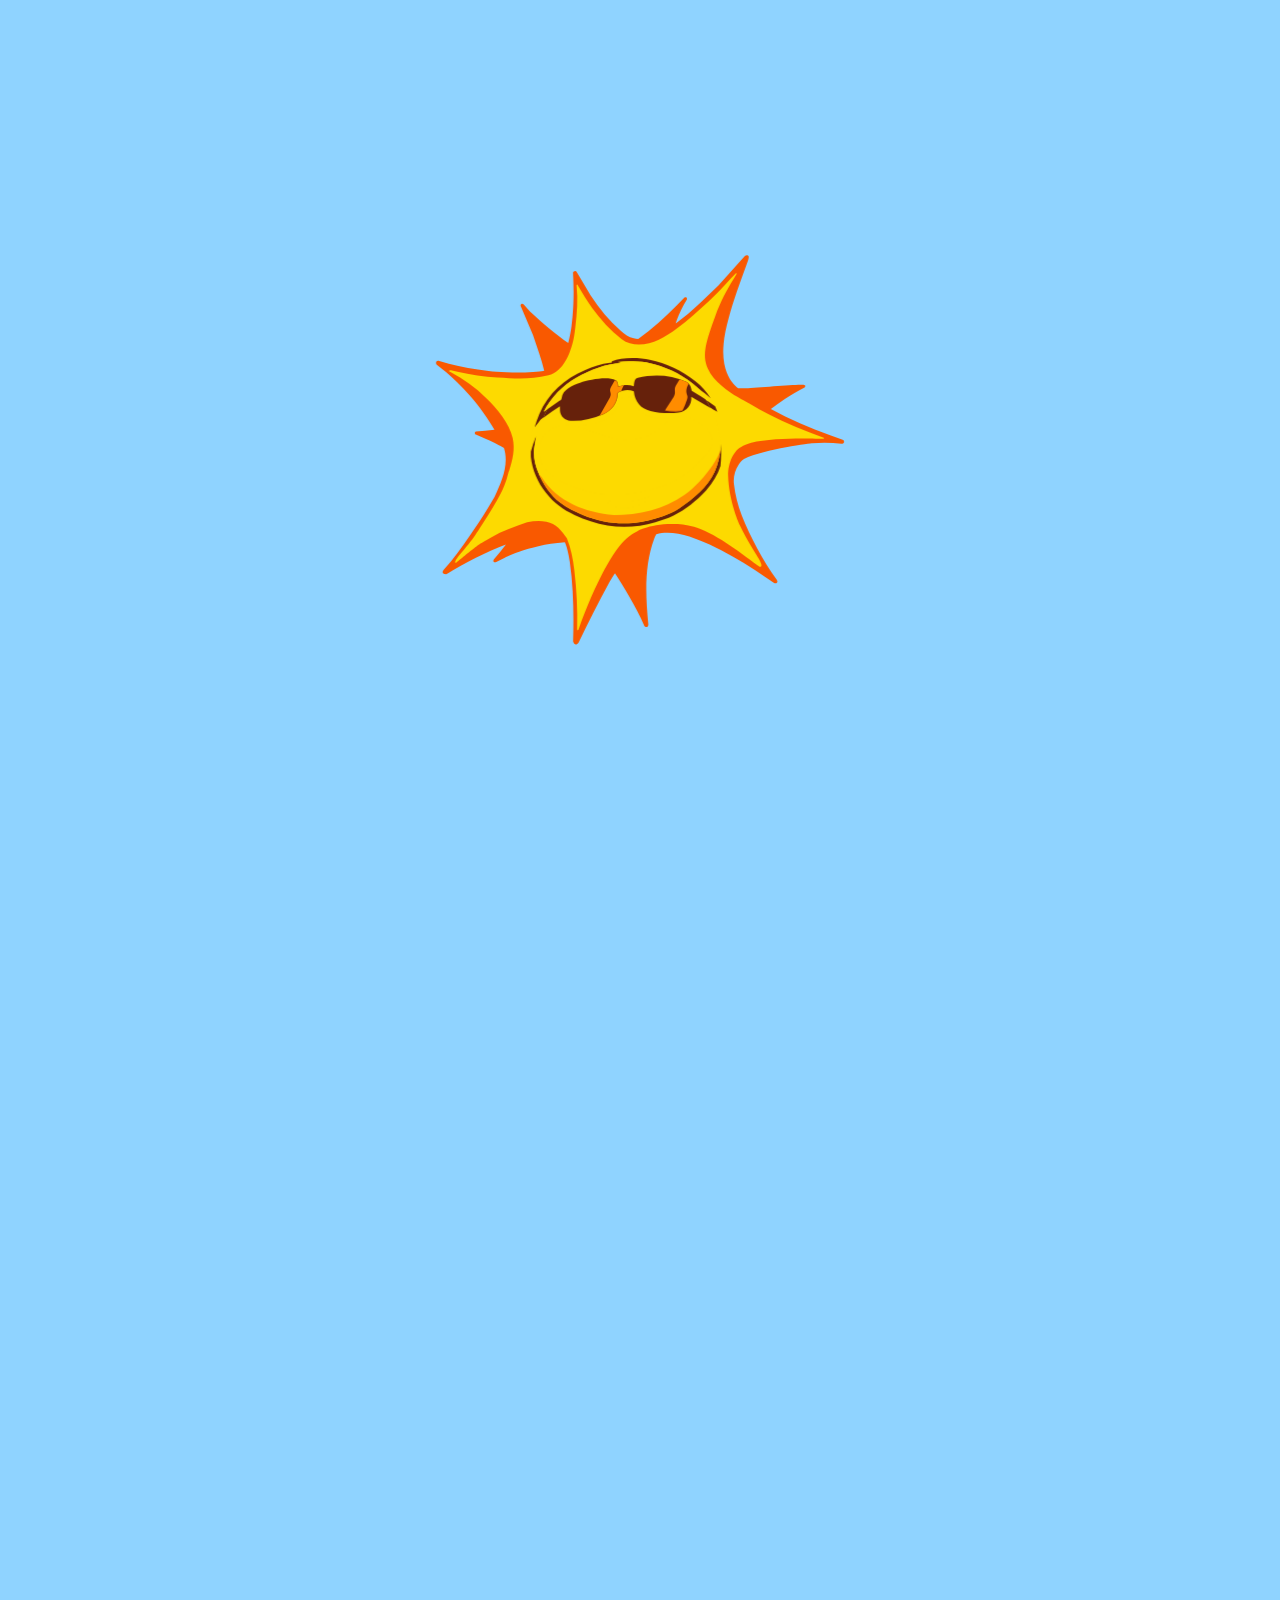
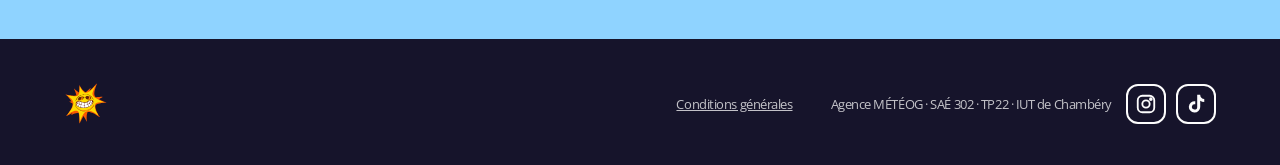
<file: index.html>
<!doctype html>
<html lang="fr">
<head>
<meta charset="utf-8">
<meta name="viewport" content="width=device-width, initial-scale=1">
<title>MétéOG · Devine la réf</title>
<link rel="preconnect" href="https://fonts.googleapis.com">
<link href="https://fonts.googleapis.com/css2?family=Anton&family=Open+Sans:wght@400;700&display=swap" rel="stylesheet">
<link rel="stylesheet" href="style.css?v=11">
<style>
  /* intro */
  #logo { position: fixed; left: 50%; top: 50%; width: min(70vmin, 520px); aspect-ratio: 1; translate: -50% -50%; z-index: 20; }
  #logo.parked { position: static; translate: none; width: 100%; }
  #logo svg { width: 100%; height: 100%; overflow: visible; display: block; }
  #rays, .glint { transform-box: view-box; }
  .mf { display: none; } .mf:last-child { display: inline; }
  #sparkle { opacity: 0; transform-box: fill-box; transform-origin: center; }
  body:not(.done) { overflow: hidden; }
  .name, .nav, main { transition: opacity .6s, transform .6s cubic-bezier(.2,.8,.2,1); }
  body:not(.done) .name, body:not(.done) .nav { opacity: 0; transform: translateY(-10px); }
  body:not(.done) main { opacity: 0; transform: translateY(24px); }

  /* héros */
  .hero { position: relative; overflow: hidden; padding: 120px 0 72px; }
  .hero-grid { position: relative; display: grid; grid-template-columns: 1.15fr 1fr; gap: 24px; align-items: center; }
  .hero h1 { font-size: clamp(76px, 12.5vw, 176px); margin: 18px 0 24px; }
  .hero h1 { line-height: .98; } .hero h1 span { display: block; } .hero h1 .outline { margin-top: .04em; }
  .lead { font-size: 18px; line-height: 1.5; max-width: 480px; }
  .cta { display: flex; gap: 14px; flex-wrap: wrap; margin-top: 28px; }
  .art { position: relative; aspect-ratio: 1; max-width: 520px; width: 100%; justify-self: center; }
  .blob { position: absolute; inset: 8%; border-radius: 50%; background: var(--rose); border: var(--trait); box-shadow: 10px 10px 0 var(--nuit); }
  .blob::after { content: ""; position: absolute; inset: -18px; border-radius: 50%; border: 3px dashed var(--nuit); opacity: .35; animation: spin 40s linear infinite; }
  @keyframes spin { to { transform: rotate(360deg); } }
  .art .sun { position: absolute; inset: 6%; width: 88%; animation: float 4s ease-in-out infinite; filter: drop-shadow(8px 10px 0 rgba(22,20,43,.25)); }
  @keyframes float { 50% { transform: translateY(-14px); } }
  .art .st { position: absolute; width: 22%; animation: float 3.2s ease-in-out infinite; }
  .st1 { left: -2%; top: 8%; animation-delay: -1s !important; }
  .st2 { right: 0; top: -2%; width: 18% !important; animation-delay: -2s !important; }
  .st3 { left: 4%; bottom: 4%; animation-delay: -.5s !important; }
  .score { position: absolute; right: -2%; bottom: 10%; background: var(--nuit); color: var(--blanc); border: 3px solid var(--blanc); outline: var(--trait); border-radius: 14px; padding: 10px 14px; rotate: -4deg; }
  .score small { font: 700 11px/1 "Open Sans", sans-serif; text-transform: uppercase; display: block; opacity: .8; }
  .score b { font: 400 40px/1 Anton, sans-serif; color: var(--jaune); letter-spacing: .02em; }
  .score i { display: block; height: 6px; margin-top: 6px; border-radius: 6px; background: linear-gradient(90deg, var(--menthe) 70%, rgba(255,255,255,.2) 0); }
  .combo { position: absolute; left: 30%; bottom: 2%; rotate: 6deg; background: var(--brule); color: var(--blanc); border: var(--trait); border-radius: 8px; padding: 6px 10px; font: 400 24px/1 Anton, sans-serif; text-transform: uppercase; }

  .brand b { font-size: 1.45em; line-height: .6; vertical-align: -.08em; margin-left: 1px; }
  .insta { display: inline-flex; align-items: center; gap: 10px; margin-top: 4px; font-size: 17px; text-decoration: none; border-bottom: 3px solid var(--nuit); padding-bottom: 4px; }
  .insta svg { width: 28px; height: 28px; fill: none; stroke: var(--nuit); stroke-width: 2.2; }
  .insta:hover { color: var(--brule); border-color: var(--brule); }
  .insta:hover svg { stroke: var(--brule); }
  /* modes v2 : fond orange, cartes compactes */
  .sec.orange { background: var(--orange); }
  .sec.orange h2 { color: var(--blanc); } .sec.orange .eyebrow { color: var(--ciel); }
  .c-ciel { color: var(--ciel); }
  .modes .card { min-height: 0; padding: 22px; box-shadow: 7px 7px 0 var(--nuit); }
  .modes .card:hover { box-shadow: 10px 10px 0 var(--nuit); }
  .modes .card .num { font-size: 64px; }
  .modes .card img { width: 34%; top: 14px; right: 10px; }
  .modes .card h3 { margin-top: 10px; font-size: 32px; }
  .modes .card .go { align-self: flex-start; margin-top: 16px; font-size: 12px; padding: 8px 14px; border: var(--trait); border-radius: 10px; background: var(--blanc); box-shadow: 3px 3px 0 var(--nuit); }
  .ticker.creme { background: var(--creme); } .ticker.creme span:nth-child(3n+1) { color: var(--nuit); } .ticker.creme span:nth-child(3n+2) { color: var(--jaune); -webkit-text-stroke: 1px var(--nuit); } .ticker.creme span:nth-child(3n) { color: var(--brule); }
  /* battle de la semaine */
  .battle { display: grid; grid-template-columns: minmax(0, 371px) 1fr minmax(0, 371px); gap: 20px; align-items: center; margin-top: 40px; }
  .fighter { position: relative; aspect-ratio: 371 / 464; background: var(--blanc); border: var(--trait); border-radius: 18px; box-shadow: 6px 6px 0 var(--nuit); padding: 11px; }
  .fighter .pic { position: absolute; inset: 11px; border-radius: 8px; background-size: cover; background-position: center; overflow: hidden; display: grid; place-items: center; }
  .fighter .pic::after { content: ""; position: absolute; inset: 0; background: linear-gradient(rgba(0,0,0,.2) 12%, rgba(255,255,255,.08) 50%, rgba(0,0,0,.45) 90%); }
  .fighter .pic img { width: 60%; margin-bottom: 18%; }
  .fighter h3 { position: absolute; left: 22px; top: 22px; z-index: 1; font: 400 52px/1 Anton, sans-serif; color: var(--blanc); text-shadow: 6px 4px 0 var(--rose); }
  .fighter:last-child h3 { text-shadow: 6px 4px 0 var(--orange); }
  .fighter p { position: absolute; left: 22px; right: 80px; bottom: 76px; z-index: 1; color: var(--blanc); font-size: 14px; line-height: 20px; }
  .fighter .btn { position: absolute; left: 22px; bottom: 22px; z-index: 1; font-size: 18px; padding: 8px 18px; box-shadow: 4px 4px 0 var(--brule); }
  .fighter.win { animation: pop .45s; }
  .fighter.out { transform: scale(.9) rotate(-3deg); opacity: 0; transition: transform .35s, opacity .35s; }
  .vs { text-align: center; font: 400 clamp(110px, 17vw, 260px)/.9 Anton, sans-serif; color: var(--blanc); text-shadow: 10px 10px 0 var(--orange); }
  #battle .sec-head p { text-align: right; max-width: 420px; }
  @keyframes pop { 40% { transform: scale(1.06) rotate(-1deg); } }
  /* réels instagram */
  .reels-head { display: flex; align-items: end; justify-content: space-between; gap: 16px; flex-wrap: wrap; margin: 72px 0 24px; }
  .reels-head h2 { font-size: clamp(40px, 6vw, 72px); }
  .reels { display: grid; grid-template-columns: repeat(4, 1fr); gap: 18px; }
  .reel { aspect-ratio: 9 / 16; border: var(--trait); border-radius: 16px; box-shadow: 6px 6px 0 var(--nuit); position: relative; overflow: hidden; text-decoration: none; display: grid; place-items: center; transition: transform .15s; }
  .reel:hover { transform: translate(-3px, -3px) rotate(-1deg); }
  .reel img { width: 62%; }
  .reel span { position: absolute; left: 10px; right: 10px; bottom: 10px; font: 700 13px/1.3 "Open Sans", sans-serif; background: var(--blanc); border: 2px solid var(--nuit); border-radius: 10px; padding: 8px; }
  .reel::after { content: "▶"; position: absolute; top: 10px; right: 10px; width: 34px; height: 34px; border: 2px solid var(--nuit); border-radius: 50%; background: var(--jaune); display: grid; place-items: center; font-size: 13px; }
  footer a { opacity: .75; font-size: 13px; margin-left: auto; } footer a + small { margin-left: 24px; }
  .steps { display: grid; grid-template-columns: repeat(3, 1fr); gap: 20px; counter-reset: s; }
  .step { background: var(--blanc); border: var(--trait); border-radius: 18px; padding: 24px; box-shadow: 6px 6px 0 var(--nuit); }
  .step b { font: 400 64px/1 Anton, sans-serif; color: var(--brule); display: block; margin-bottom: 10px; }
  .step h3 { font-size: 28px; margin-bottom: 8px; }
  .step p { font-size: 15px; line-height: 1.5; }
  .band { margin-top: 48px; display: flex; align-items: center; justify-content: space-between; gap: 20px; flex-wrap: wrap; background: var(--jaune); border: var(--trait); border-radius: 18px; padding: 24px 28px; box-shadow: 6px 6px 0 var(--nuit); }
  .band h3 { font-size: clamp(30px, 4vw, 48px); }

  @media (max-width: 900px) {
    .hero-grid { grid-template-columns: 1fr; }
    .art { max-width: 380px; }
    .steps { grid-template-columns: 1fr; }
    .battle { grid-template-columns: 1fr; max-width: 371px; margin-inline: auto; } .vs { font-size: 90px; }
    .reels { grid-template-columns: repeat(2, 1fr); }
  }
  /* mobile (Figma M1) : pastille, titre, illustration, puis Instagram et Jouer ; tout sur la grille 20 px */
  @media (max-width: 640px) {
    .hero { padding: 96px 0 56px; }
    .hero-grid > div:first-child { display: contents; }
    .hero-grid .pill { order: 1; justify-self: start; }
    .hero-grid h1 { order: 2; }
    .hero-grid .art { order: 3; max-width: 100%; margin: 8px 0; }
    .hero-grid .insta { order: 4; }
    .hero-grid .cta { order: 5; margin-top: 4px; }
    .hero-grid { gap: 16px; }
    .battle { max-width: none; }
    .fighter h3 { font-size: 44px; }
    .reels { gap: 20px; }
  }
</style>
</head>
<body>
<header class="top">
  <div class="slot" id="slot"></div>
  <a href="index.html" class="name">MétéOG</a>
  <nav class="nav">
    <a class="btn" href="#modes"><span class="long">Modes de jeu</span><span class="short">Modes</span></a>
    <a class="btn" href="classement.html"><span class="long">Classement</span><span class="short">Top</span></a>
    <button class="btn jaune" id="login"><span class="long">Connexion</span><span class="short">Connexion</span></button>
  </nav>
</header>

  <div id="logo" aria-label="MétéOG">
    <svg viewBox="0 0 1080 1080">
      <g id="rays">
        <path d="M960.88 518.65L934.82 509.46C892.14 494.41 851.13 476.82 811.68 454.92C820.22 448.21 829.64 441.33 839.96 434.51C854.24 425.06 867.99 417.21 880.76 410.68C882.44 409.82 883.52 407.85 883.17 406.57C882.61 404.50 879.64 404.62 878.56 404.50C865.77 402.99 786.27 410.46 759.18 411.64C752.25 411.95 746.69 411.97 743.71 411.96C740.41 409.26 735.45 404.79 730.57 398.40C725.81 392.17 708.76 367.90 713.63 319.23C719.96 255.94 763.18 153.25 765.15 143.09C765.41 141.73 766.85 137.42 764.20 135.92C761.57 134.43 759.18 135.65 757.21 137.84L702.75 198.45L665.89 233.58C649.35 249.34 632.37 263.64 614.06 277.19C615.27 273.39 616.00 271.21 616.00 271.21C621.34 256.11 628.46 241.78 636.97 227.90C638.00 226.21 637.43 224.10 636.39 223.26C635.20 222.28 633.15 222.23 631.83 223.58L616.60 239.11C591.51 264.71 565.14 288.26 536.18 309.22C533.03 308.94 529.92 308.43 526.93 307.83C516.28 305.66 508.01 299.40 499.86 292.22C475.64 270.87 455.07 246.37 437.46 219.17L408.10 169.79C406.78 167.56 403.87 168.51 402.61 169.30C402.27 169.52 401.38 169.99 401.03 170.94C400.89 171.31 400.88 171.61 400.89 172.49C400.91 173.89 400.92 174.59 400.96 175.02C401.07 176.18 404.81 230.28 397.59 283.25C396.53 291.00 394.59 303.01 390.85 317.71C377.91 308.43 364.46 298.18 350.70 286.88C336.43 275.16 323.34 263.56 311.37 252.29L298.89 238.28C297.47 236.67 295.04 235.57 293.47 236.57C291.46 237.84 291.60 240.06 292.51 242.19L317.62 301.19L330.42 339.16C334.50 351.28 337.98 363.32 340.94 375.58C340.55 375.63 339.97 375.70 339.27 375.79C330.68 376.86 306.15 379.66 274.76 379.23C240.11 378.76 223.31 376.04 203.22 373.04C175.82 368.96 149.52 362.83 123.03 355.17C120.56 354.45 118.43 354.54 117.09 356.42C116.14 357.75 115.99 361.42 117.78 362.85L137.51 378.62C152.70 391.55 169.24 407.31 185.86 426.25C208.17 451.68 225.01 476.44 237.63 497.93C224.82 499.22 212.01 500.50 199.20 501.79C197.17 501.99 196.88 504.38 197.03 505.54C197.06 505.78 197.12 506.55 197.67 507.21C198.07 507.70 198.56 507.92 198.75 508.00C223.44 518.64 230.00 521.76 243.12 528.01C246.42 529.58 251.46 532.17 257.39 536.04C268.15 570.27 252.95 604.72 237.71 637.59L225.64 657.71C212.70 679.30 199.16 699.41 184.87 720.15C168.15 744.40 153.42 765.42 133.59 787.11C132.76 788.01 129.39 792.16 130.01 794.20C130.80 796.78 134.02 797.71 134.21 797.76C136.91 798.51 139.13 797.23 139.56 796.98C157.35 786.00 177.30 775.01 199.05 763.88C219.35 753.49 240.12 744.00 261.42 736.19C253.57 746.68 245.30 756.78 236.60 766.74C235.27 768.27 234.96 770.33 235.85 771.91C236.48 773.04 238.72 773.84 240.34 773.04L258.14 764.22C260.10 763.28 263.00 761.91 266.54 760.33C274.03 757.00 297.69 746.82 330.95 739.46C344.87 736.38 362.80 733.28 383.95 731.78C389.42 744.68 392.76 763.31 394.08 772.56C401.95 827.77 402.51 883.79 401.02 937.79C403.37 945.23 407.86 946.14 412.48 939.88C432.99 897.79 453.51 855.93 476.30 814.85C479.89 808.94 483.73 802.65 487.83 796.18C498.38 811.92 507.84 827.62 517.46 844.02C529.19 864.00 539.90 883.81 548.77 905.17C549.37 906.60 551.71 908.39 554.59 907.53C557.59 906.37 557.18 901.88 557.18 901.88C551.49 842.84 548.45 780.81 569.37 724.25C570.47 721.27 571.88 717.81 573.75 714.73C609.22 704.70 652.80 721.87 684.57 736.48C716.93 751.36 748.39 770.33 778.50 789.32L817.65 815.46C819.90 817.17 822.51 817.31 824.33 815.49C826.70 813.12 823.69 809.10 823.20 808.36C796.07 771.40 768.28 718.89 751.24 675.95C742.86 654.82 737.73 633.59 735.06 611.22C734.97 610.48 734.89 609.75 734.83 609.03C733.67 595.24 737.33 581.43 745.02 569.93C748.23 565.12 751.99 560.72 755.85 558.74C799.99 537.09 897.52 526.00 897.52 526.00C917.79 524.05 938.11 524.55 958.67 526.89C961.18 527.18 963.29 525.38 963.71 523.74C964.19 521.84 963.15 519.45 960.88 518.65" fill="#F95900" fill-rule="nonzero"/>
        <path d="M597.07 693.81C608.51 693.26 629.26 692.54 652.11 699.23C693.66 711.39 742.90 748.59 784.48 780.01C785.72 780.94 789.13 783.62 790.95 782.36C791.56 781.94 791.86 781.36 791.97 781.11C793.98 776.33 781.96 758.27 776.74 750.02C773.92 745.58 771.38 740.96 768.65 736.46C763.08 727.28 755.43 713.83 746.98 695.94C746.98 695.94 724.27 647.26 722.91 592.35C722.65 582.00 724.93 572.90 724.93 572.90C724.93 572.90 724.93 572.90 724.93 572.90C725.99 568.25 729.21 554.70 738.08 543.97C743.94 536.88 753.16 529.95 771.08 525.11C819.80 511.95 918.09 517.24 920.95 516.71C921.91 516.53 922.09 516.06 922.09 516.06C922.36 515.46 922.06 514.77 921.45 514.55C883.37 500.90 844.06 485.55 808.16 466.36L788.38 455.78L766.08 442.94C766.04 442.92 766.00 442.90 765.96 442.87C760.23 440.14 752.16 435.98 742.97 430.18C724.24 418.36 693.27 398.80 680.70 370.57C667.72 341.41 678.33 311.88 695.79 263.27C707.70 230.13 722.00 204.55 732.68 187.61C735.26 183.19 737.84 178.78 740.42 174.36C740.58 173.92 740.47 173.43 740.12 173.12L740.11 173.12C739.66 172.71 738.97 172.74 738.55 173.19L727.61 184.87C712.84 201.02 698.49 216.47 682.28 231.36C660.76 251.15 639.69 270.17 616.35 287.74C604.38 296.75 592.43 304.31 579.03 310.80C554.87 322.49 523.58 326.28 502.01 309.78C478.13 291.51 458.40 269.21 440.48 244.83C429.71 230.28 421.12 215.20 411.83 199.84C411.20 198.55 410.07 195.93 409.06 196.28C407.91 196.68 408.18 199.37 408.35 200.90C411.12 226.35 409.27 254.92 405.51 285.50C404.48 293.84 403.72 301.23 401.95 309.40C395.60 338.72 380.87 377.19 349.95 384.64C311.87 393.81 281.71 391.59 243.80 389.21C215.53 387.43 188.40 383.40 160.83 377.29L147.20 374.53C145.45 373.86 143.88 374.45 143.60 375.20C143.32 375.98 144.18 377.49 146.04 378.06C146.08 378.08 146.11 378.09 146.14 378.11C173.35 392.53 198.68 410.84 220.68 432.26C243.18 454.15 268.50 483.66 275.44 515.17C280.59 538.51 275.57 560.15 268.42 582.21C268.37 582.33 268.31 582.44 268.26 582.56C266.79 585.06 266.36 587.87 265.56 591.00C261.82 605.58 256.57 619.12 249.49 632.54C239.50 651.48 228.76 668.68 214.66 690.58C202.47 709.52 196.38 718.99 195.10 720.75C174.81 748.56 152.88 769.34 156.68 774.19C156.76 774.29 156.83 774.36 156.85 774.38C156.98 774.48 157.17 774.48 157.37 774.47C158.35 774.42 188.17 749.31 188.31 749.21C207.60 734.89 199.62 738.88 230.68 721.48C254.12 708.35 280.44 698.61 305.43 690.27C305.51 690.25 305.59 690.23 305.67 690.21C318.61 687.59 332.35 686.61 345.40 689.04C365.81 692.85 376.99 707.28 388.00 723.49C388.07 723.61 388.14 723.74 388.20 723.87C396.48 744.57 400.56 766.03 403.33 788.56C408.46 830.33 410.36 871.49 409.35 913.08C409.33 913.74 409.77 914.31 410.41 914.47C411.11 914.64 411.82 914.26 412.06 913.58C446.95 815.14 486.09 745.75 512.09 723.88C527.42 710.98 543.69 704.20 543.69 704.20C556.35 699.78 574.64 694.90 597.07 693.81" fill="#FDDA00" fill-rule="nonzero"/>
      </g>
      <g id="visage"><path d="M603.10 671.93C645.03 647.84 684.39 599.24 696.27 552.06C705.68 514.66 698.85 477.15 679.32 444.39C661.78 414.97 644.05 391.98 612.59 376.38C560.42 350.50 486.83 344.44 435.06 373.10C430.17 375.81 429.63 376.18 427.79 380.79C389.75 396.91 354.48 425.51 333.22 461.47C309.90 500.91 311.50 529.95 318.12 574.18L322.76 586.53C322.54 587.39 328.23 596.27 328.70 596.95L334.00 607.39L338.02 614.70L349.62 628.87L349.94 630.11L353.29 633.33" fill="#FDDA00" fill-rule="nonzero"/><path d="M707.60 526.89C707.43 529.90 707.25 532.92 707.07 535.93L707.14 538.67C705.11 554.42 701.91 570.28 694.88 585.17C679.45 617.80 650.77 640.96 621.57 661.12C610.72 668.61 599.52 673.32 587.10 677.60C566.81 684.58 546.92 689.50 525.32 691.44C489.63 694.64 454.57 688.47 421.46 674.82C404.50 667.84 388.52 660.69 374.02 649.35C353.86 633.58 339.37 612.18 329.36 589.35C329.85 589.13 329.80 588.79 329.75 588.63L328.70 587.49C322.64 571.92 318.20 555.46 319.67 538.57C321.20 529.43 322.73 520.28 324.26 511.14C320.51 520.38 316.32 531.87 313.28 543.43L313.24 552.67L313.23 553.95C316.03 581.58 327.56 606.94 344.59 629.09C360.37 649.61 380.42 664.36 404.04 675.04C426.23 685.08 448.49 692.92 472.65 696.68C505.71 701.82 539.58 699.44 571.54 689.88C584.17 686.11 596.63 682.80 608.55 676.64C634.31 663.30 657.53 645.33 677.03 623.94C691.48 608.07 701.05 591.74 707.06 573.56C708.60 559.08 709.18 543.02 707.60 526.89M332.99 477.96C333.67 477.10 334.49 476.30 335.53 475.54L339.05 472.98C339.54 471.76 340.04 470.54 340.57 469.29C342.59 464.52 344.87 459.87 347.38 455.35L339.80 460.66C354.47 431.08 380.27 405.02 408.32 389.44C435.26 374.47 470.20 360.43 500.21 359.48C498.00 357.48 495.65 358.22 493.31 357.31C507.20 355.28 521.10 355.69 535.48 356.31C547.47 356.82 558.10 358.65 569.71 361.89C602.81 371.13 633.75 386.93 659.14 410.09C660.43 411.27 661.67 412.45 662.86 413.64C669.34 418.52 677.79 425.04 686.75 432.35C678.21 418.93 667.38 406.99 654.40 396.71C626.75 374.80 594.84 359.90 560.08 352.57C538.23 347.96 502.00 347.05 481.62 355.53C481.32 356.36 481.03 357.64 480.68 358.12C480.12 358.88 478.39 358.86 477.17 359.01C459.12 361.18 442.71 366.79 426.08 373.77C383.80 391.50 348.82 422.61 330.79 465.14C326.86 474.43 323.57 483.44 321.08 492.98L332.99 477.95L332.99 477.96M682.05 439.09L695.93 449.28C697.61 452.98 699.15 456.77 700.52 460.65C694.42 456.95 688.91 453.91 685.56 452.12C682.74 446.12 679.46 440.38 675.75 434.91L682.05 439.09" fill="#66210B" fill-rule="nonzero"/><path d="M329.36 589.35C334.15 591.06 337.02 595.21 340.04 599.19L354.94 618.84C374.26 639.62 411.31 658.19 438.82 665.76L474.79 671.95C494.67 675.37 514.00 672.24 533.86 669.22C559.32 665.35 583.83 659.29 606.49 647.01C620.68 639.33 633.58 630.67 645.60 620.05L668.20 597.61C682.76 581.57 694.34 563.24 704.67 544.26C705.74 542.30 705.21 539.49 707.14 538.67C705.11 554.42 701.91 570.28 694.88 585.17C679.45 617.80 650.77 640.96 621.57 661.12C610.72 668.61 599.52 673.32 587.10 677.60C566.81 684.58 546.92 689.50 525.32 691.44C489.63 694.63 454.57 688.47 421.46 674.82C404.50 667.83 388.52 660.69 374.02 649.35C353.86 633.58 339.37 612.18 329.36 589.35" fill="#FF8C00" fill-rule="nonzero"/><path d="M494.99 408.85C493.73 404.26 494.21 397.86 489.47 395.30C473.16 386.49 435.23 393.78 415.49 400.43C398.99 406.00 379.35 414.50 377.23 431.88C376.76 435.72 374.55 436.33 371.80 438.25L339.79 460.66C354.47 431.08 380.27 405.02 408.32 389.44C435.26 374.47 470.20 360.43 500.21 359.48C498.00 357.48 495.65 358.22 493.30 357.31C507.20 355.28 521.10 355.69 535.47 356.31C547.47 356.82 558.10 358.65 569.71 361.89C602.81 371.13 633.75 386.92 659.14 410.09C664.81 415.26 669.48 420.38 673.71 426.58C676.54 430.71 680.47 433.98 682.04 439.09L665.35 428.00L647.36 417.25C646.27 409.52 643.23 401.49 635.91 398.16C604.54 383.88 568.68 382.27 535.34 390.01C528.14 391.68 528.10 399.01 526.98 407.62C516.35 403.80 506.27 403.94 494.99 408.85" fill="#FDDA00" fill-rule="nonzero"/><path d="M692.58 459.26C689.53 459.16 687.16 457.17 684.19 455.99L652.00 443.20C649.10 447.95 647.65 453.16 643.42 456.14L630.45 465.26C629.47 465.95 627.45 465.63 627.82 467.46C624.88 470.77 617.50 472.78 613.21 471.69C577.85 480.02 531.75 472.35 523.88 430.21C523.61 430.41 523.34 430.56 523.07 430.56C516.29 430.33 509.27 430.75 502.68 432.51C499.79 433.28 498.68 435.80 497.76 438.35C494.99 456.08 480.10 472.31 463.70 479.06C446.21 486.26 425.05 490.30 406.52 489.01C405.23 491.71 397.21 489.68 394.24 488.82C391.89 488.89 390.61 488.02 390.39 486.20C377.78 481.63 370.32 476.74 369.10 461.78L337.10 479.13C334.75 480.40 333.12 482.82 330.50 483.02C331.39 480.10 332.65 477.64 335.53 475.54L357.06 459.86L373.59 449.38L373.80 459.24C374.93 470.89 384.23 478.76 395.74 479.23C419.44 480.20 441.71 474.86 463.24 465.64C481.61 457.78 493.73 441.77 493.55 421.41C503.89 415.03 515.82 413.68 527.11 417.95C529.18 439.09 540.94 454.05 561.78 458.89C580.86 463.31 600.45 464.71 619.77 462.30C636.72 460.18 647.87 446.38 646.40 429.39L688.30 453.71C690.86 455.20 691.84 457.04 692.58 459.26" fill="#FDDA00" fill-rule="nonzero"/><path d="M707.42 518.35C707.30 524.21 707.19 530.07 707.07 535.93L707.14 538.67C704.21 550.88 697.45 561.37 690.33 572.02C676.38 592.90 652.61 618.78 631.85 633.47C588.53 664.11 537.61 674.95 485.46 675.12C428.41 670.36 367.74 647.81 336.17 597.28L329.36 589.35C329.85 589.13 329.80 588.79 329.75 588.63L328.70 587.49C322.64 571.92 318.20 555.46 319.67 538.57C321.76 526.05 323.86 513.53 325.95 501.01C326.09 493.91 328.79 488.64 330.50 483.02L336.12 477.48L367.20 460.64C368.97 460.32 370.34 460.37 370.92 462.20C371.69 473.64 378.88 480.42 389.39 483.79L390.39 486.20L388.07 487.81C335.03 488.38 312.56 544.87 348.87 584.01C353.85 589.37 373.15 602.14 380.06 605.39C426.13 627.12 468.75 635.81 519.98 629.14C573.68 622.14 622.75 605.58 659.55 567.04C676.66 549.13 691.42 537.38 690.35 520.19C689.01 498.72 665.26 478.93 630.68 468.96L627.82 467.46C625.34 465.51 626.99 464.33 629.51 463.60C639.14 458.74 646.00 451.78 650.08 442.72C650.89 442.13 651.26 441.92 652.17 441.63C654.09 441.03 686.02 454.42 689.51 456.70C690.63 457.43 691.74 458.19 692.58 459.26C693.04 460.42 693.50 461.58 693.96 462.73" fill="#FDDA00" fill-rule="nonzero"/><path d="M482.13 654.69C478.33 653.08 473.68 651.74 472.44 647.65C471.66 645.05 475.18 644.10 477.32 644.38C505.05 648.05 530.71 646.79 556.67 636.39C558.23 635.77 560.19 637.04 560.78 638.19C561.39 639.41 560.49 640.68 559.19 641.87C552.04 648.42 543.16 651.59 534.20 655.19C517.21 661.99 499.51 662.09 482.13 654.69" fill="#FDDA00" fill-rule="nonzero"/><path d="M613.21 471.69C592.30 481.21 582.89 499.48 557.21 509.80C533.60 519.30 508.12 520.74 483.38 514.39C463.31 509.23 444.40 503.29 425.11 496.02L406.52 489.01C406.32 488.45 407.16 487.54 408.15 487.60C425.86 488.80 463.74 480.61 474.90 470.44L481.39 464.52L488.24 456.97C495.92 448.52 493.49 432.68 502.19 430.66C509.57 428.95 517.03 428.05 524.95 428.91C528.13 442.44 535.38 455.02 547.43 462.57C560.45 470.72 575.80 473.76 590.95 472.55L609.51 471.06C610.91 470.95 612.51 470.22 613.21 471.69" fill="#FDDA00" fill-rule="nonzero"/></g>
      <defs><g id="mouthArt"><path d="M390.39 486.20L406.52 489.01C408.39 488.48 410.57 488.63 413.07 489.46C436.12 498.30 461.12 506.97 485.89 513.04C527.64 523.26 566.41 510.20 595.74 480.53C600.96 475.43 606.78 472.49 613.21 471.69C617.94 469.53 622.79 468.27 627.82 467.46C650.28 463.85 671.30 465.33 686.56 482.49C694.55 491.48 696.50 503.26 693.69 515.08C691.08 526.06 686.95 536.32 679.74 545.20L660.92 568.37L638.19 588.82C620.17 602.18 600.25 611.65 578.69 618.31C555.08 625.59 531.54 630.32 506.87 632.46C481.61 634.66 457.65 632.68 433.22 626.75C414.23 622.15 396.13 616.47 379.10 607.05L353.94 591.11C339.82 579.98 331.12 564.27 329.52 546.51C327.31 522.14 340.20 500.42 362.65 491.17C371.56 487.51 380.82 484.54 390.39 486.20" fill="#66210B" fill-rule="nonzero"/><path d="M590.69 607.27C564.83 616.77 538.10 622.46 510.65 625.67C503.84 610.93 504.82 579.52 515.73 576.44L528.94 572.71L515.30 571.56C504.86 570.68 506.81 547.83 508.33 533.94C508.59 531.51 508.28 525.78 511.61 525.33C529.76 524.02 547.39 521.91 563.84 514.09C567.11 516.96 568.14 519.79 569.19 523.29C571.34 530.46 574.23 537.42 573.38 545.34C572.85 550.25 570.17 557.55 566.15 560.44L544.10 569.62C553.09 571.46 560.76 566.23 569.02 564.64C572.93 564.16 576.12 569.07 578.28 571.37C584.09 577.58 587.23 584.26 589.18 592.36C590.30 597.02 591.83 601.11 590.69 607.27" fill="#FDFDFD" fill-rule="nonzero"/><path d="M503.45 613.86C503.47 618.67 502.82 622.78 500.05 626.35C474.25 627.85 448.83 624.84 423.96 617.62C420.79 610.57 426.71 594.78 431.34 586.56C434.88 580.26 440.80 572.25 448.16 571.00C454.80 569.87 461.36 575.81 468.23 572.95C461.00 570.51 453.62 568.84 448.37 563.61C444.05 559.32 444.58 552.26 445.80 546.73C448.27 535.46 451.37 517.03 458.83 514.69C471.53 517.40 483.16 522.05 496.06 523.48C500.18 523.94 504.22 526.11 504.00 531.10C503.54 541.55 506.83 552.36 504.71 567.35C504.25 570.60 499.68 572.12 496.96 572.85C492.85 573.96 488.98 572.68 485.04 575.33C490.73 576.25 496.21 575.70 500.21 579.77C502.41 582.02 503.34 586.13 503.35 589.39L503.45 613.86" fill="#FDFDFD" fill-rule="nonzero"/><path d="M375.08 587.30C374.10 590.28 372.50 593.23 369.57 594.00C361.34 587.98 350.47 581.88 345.87 572.00C346.36 560.36 356.26 549.53 366.12 544.85C373.31 541.43 377.40 544.14 385.62 546.76C376.65 538.17 372.27 529.83 375.69 518.68C378.79 508.62 387.00 490.47 394.66 492.81L415.37 499.14L410.70 509.63C404.49 523.60 400.22 536.27 403.72 552.10C399.81 551.43 397.23 550.42 393.72 550.64C395.12 553.26 397.27 553.93 399.75 555.25C388.28 562.63 379.63 573.57 375.08 587.30" fill="#FDFDFD" fill-rule="nonzero"/><path d="M641.96 577.33C635.59 583.10 638.96 570.63 626.75 553.70C623.35 549.01 620.40 544.43 614.52 541.32L625.26 533.68L626.24 532.36C626.50 532.00 626.48 531.07 625.97 530.93C624.27 530.45 619.55 536.14 613.60 535.73C615.75 525.05 610.80 508.25 605.43 498.39C603.49 494.84 601.63 491.36 601.24 487.14C607.35 481.82 613.84 477.82 621.40 475.33L629.86 487.45C633.76 493.03 636.97 499.24 637.95 506.15C639.08 514.05 633.70 520.70 632.27 527.98C633.87 528.00 634.86 526.50 636.03 525.92C652.29 526.99 660.26 539.05 663.25 555.01C657.16 563.74 649.78 570.25 641.96 577.33" fill="#FDFDFD" fill-rule="nonzero"/><path d="M414.56 614.70C401.33 610.60 388.90 605.72 376.69 598.11C379.08 582.32 388.05 563.48 403.37 559.89C406.54 557.01 409.37 558.91 412.72 559.96L440.17 568.61C429.58 579.85 422.81 593.60 420.02 608.69L414.56 614.70" fill="#FDFDFD" fill-rule="nonzero"/><path d="M632.97 584.28C622.48 592.53 610.84 598.36 598.99 603.64C595.39 601.20 593.65 597.72 593.58 593.48C591.02 581.62 585.13 571.37 576.56 561.92C587.59 557.30 598.27 551.54 609.22 544.73C616.10 547.18 621.89 551.77 625.58 557.66C629.62 566.10 633.08 574.10 632.97 584.28" fill="#FDFDFD" fill-rule="nonzero"/><path d="M450.60 514.69C447.41 528.50 441.16 549.09 442.20 563.08C433.66 562.82 426.19 559.83 418.48 557.44C410.81 555.06 406.21 549.92 405.17 541.45C404.06 532.39 410.31 514.64 416.12 506.79L420.68 501.96C430.45 506.04 439.32 507.01 449.02 511.47L450.60 514.69" fill="#FDFDFD" fill-rule="nonzero"/><path d="M572.61 514.91L574.47 511.88C582.87 506.97 590.53 501.20 597.43 494.57L599.50 494.94C604.22 502.48 608.43 516.56 609.11 525.76C609.13 526.06 602.14 546.65 587.65 552.63L574.22 558.18C574.91 552.04 576.59 540.48 575.64 534.37L572.61 514.91" fill="#FDFDFD" fill-rule="nonzero"/><path d="M666.68 486.46C667.44 491.46 667.96 497.32 665.28 501.95C660.38 510.43 651.43 515.24 641.75 516.95C641.98 504.19 638.25 493.32 633.82 482.11C634.35 481.62 634.90 481.17 635.51 480.82C639.01 478.81 662.63 481.81 665.43 484.73C665.92 485.24 666.31 485.83 666.68 486.46" fill="#FDFDFD" fill-rule="nonzero"/><path d="M673.71 513.76C674.11 514.35 674.47 514.94 674.72 515.59C676.05 519.05 669.73 540.24 666.65 542.33C666.09 542.71 665.44 542.99 664.78 543.24C660.93 534.68 652.49 526.27 644.50 521.90L663.00 511.08C667.08 508.69 670.11 511.16 673.71 513.76" fill="#FDFDFD" fill-rule="nonzero"/><path d="M346.15 558.29C345.59 557.87 345.06 557.42 344.63 556.90C342.01 553.68 342.34 532.90 345.94 528.79C348.43 527.04 350.12 524.79 353.20 524.59L361.59 532.64C363.81 534.77 366.37 535.93 368.51 539.12C364.33 540.14 360.53 541.60 357.77 544.80L346.15 558.29" fill="#FDFDFD" fill-rule="nonzero"/><path d="M376.61 506.45C372.01 515.21 370.39 524.45 371.62 535.33C361.43 531.30 353.68 521.32 357.30 511.47C359.83 508.38 366.87 506.24 371.01 505.43C373.58 504.31 375.45 504.64 376.61 506.45" fill="#FDFDFD" fill-rule="nonzero"/><path d="M666.68 486.46C656.01 483.02 645.08 481.90 633.82 482.11C632.74 479.37 631.74 476.74 632.00 473.44C643.36 471.79 654.33 471.85 664.96 475.12L666.68 486.46" fill="#FF8C00" fill-rule="nonzero"/><path d="M664.78 543.24C669.40 534.11 672.19 523.96 673.71 513.76C677.85 516.75 683.78 523.13 681.84 528.95C679.36 536.39 673.18 542.18 668.90 548.52C666.41 547.04 665.67 545.20 664.78 543.24" fill="#FF8C00" fill-rule="nonzero"/><path d="M376.61 506.45C369.49 506.87 363.65 510.60 357.30 511.47C358.67 507.72 359.28 501.67 362.45 498.79C368.52 494.72 375.95 493.23 383.95 492.45L376.61 506.45" fill="#FF8C00" fill-rule="nonzero"/><path d="M346.15 558.29C344.23 560.52 343.92 563.64 341.35 565.57C335.16 549.24 331.83 538.74 345.94 528.79C344.98 538.73 344.46 548.36 346.15 558.29" fill="#FF8C00" fill-rule="nonzero"/><path d="M381.14 505.27L381.14 505.27C381.14 505.26 384.73 494.37 391.10 492.78C392.62 492.40 393.95 492.63 394.66 492.80L415.37 499.13L413.33 503.72" fill="#FF8C00" fill-rule="nonzero"/><path d="M602.07 491.37C601.61 489.80 601.36 488.35 601.23 487.10C607.34 481.78 613.83 477.77 621.39 475.29L627.31 483.77" fill="#FF8C00" fill-rule="nonzero"/></g><clipPath id="mclip0"><path d="M326,541 L330,507.3 336,504.0 342,501.2 348,495.2 354,491.0 360,487.8 366,485.4 372,483.8 378,482.8 384,482.4 390,482.6 396,483.2 402,483.8 408,484.8 414,486.0 420,487.4 426,489.2 432,491.4 438,493.6 444,495.8 450,498.0 456,499.8 462,501.6 468,503.4 474,505.0 480,506.6 486,508.2 492,509.6 498,510.6 504,511.4 510,511.8 516,511.8 522,511.4 528,510.6 534,509.6 540,508.0 546,506.2 552,504.0 558,501.4 564,498.2 570,494.6 576,490.4 582,485.6 588,480.8 594,476.4 600,472.6 606,469.4 612,467.2 618,465.6 624,464.2 630,463.2 636,462.6 642,462.2 648,462.2 654,462.6 660,463.4 666,464.8 672,467.0 678,470.2 684,475.2 690,477.5 696,480.3 L699,505 L696,490.1 690,488.1 684,486.6 678,483.4 672,481.5 666,480.3 660,479.9 654,479.9 648,480.1 642,480.7 636,481.6 630,482.6 624,483.9 618,485.6 612,487.4 606,489.6 600,492.8 594,496.4 588,500.5 582,505.0 576,509.4 570,513.4 564,516.7 558,519.7 552,522.1 546,524.2 540,525.9 534,527.4 528,528.4 522,529.2 516,529.7 510,529.8 504,529.5 498,528.8 492,527.9 486,526.7 480,525.3 474,523.9 468,522.4 462,520.8 456,519.1 450,517.4 444,515.4 438,513.3 432,511.2 426,509.1 420,507.3 414,505.9 408,504.6 402,503.5 396,502.7 390,501.8 384,501.3 378,501.3 372,501.8 366,502.7 360,504.4 354,506.7 348,509.8 342,514.2 336,516.3 330,518.7 Z"/></clipPath><clipPath id="mclip1"><path d="M326,541 L330,507.3 336,504.0 342,501.2 348,495.2 354,491.0 360,487.8 366,485.4 372,483.8 378,482.8 384,482.4 390,482.6 396,483.2 402,483.8 408,484.8 414,486.0 420,487.4 426,489.2 432,491.4 438,493.6 444,495.8 450,498.0 456,499.8 462,501.6 468,503.4 474,505.0 480,506.6 486,508.2 492,509.6 498,510.6 504,511.4 510,511.8 516,511.8 522,511.4 528,510.6 534,509.6 540,508.0 546,506.2 552,504.0 558,501.4 564,498.2 570,494.6 576,490.4 582,485.6 588,480.8 594,476.4 600,472.6 606,469.4 612,467.2 618,465.6 624,464.2 630,463.2 636,462.6 642,462.2 648,462.2 654,462.6 660,463.4 666,464.8 672,467.0 678,470.2 684,475.2 690,477.5 696,480.3 L699,505 L696,498.6 690,498.1 684,497.7 678,497.1 672,497.2 666,497.6 660,498.5 654,499.8 648,501.1 642,502.5 636,504.2 630,505.8 624,507.6 618,509.6 612,511.6 606,514.0 600,517.0 594,520.4 588,524.2 582,528.1 576,532.0 570,535.5 564,538.5 558,541.2 552,543.3 546,545.2 540,546.8 534,548.2 528,549.2 522,550.0 516,550.5 510,550.7 504,550.6 498,550.1 492,549.4 486,548.4 480,547.3 474,546.1 468,545.0 462,543.6 456,542.1 450,540.6 444,538.7 438,536.8 432,534.9 426,532.9 420,531.2 414,529.7 408,528.3 402,527.0 396,525.9 390,524.7 384,523.7 378,523.0 372,522.7 366,522.8 360,523.3 354,524.2 348,525.6 342,527.7 336,528.7 330,529.8 Z"/></clipPath><clipPath id="mclip2"><path d="M326,541 L330,507.3 336,504.0 342,501.2 348,495.2 354,491.0 360,487.8 366,485.4 372,483.8 378,482.8 384,482.4 390,482.6 396,483.2 402,483.8 408,484.8 414,486.0 420,487.4 426,489.2 432,491.4 438,493.6 444,495.8 450,498.0 456,499.8 462,501.6 468,503.4 474,505.0 480,506.6 486,508.2 492,509.6 498,510.6 504,511.4 510,511.8 516,511.8 522,511.4 528,510.6 534,509.6 540,508.0 546,506.2 552,504.0 558,501.4 564,498.2 570,494.6 576,490.4 582,485.6 588,480.8 594,476.4 600,472.6 606,469.4 612,467.2 618,465.6 624,464.2 630,463.2 636,462.6 642,462.2 648,462.2 654,462.6 660,463.4 666,464.8 672,467.0 678,470.2 684,475.2 690,477.5 696,480.3 L699,505 L696,510.6 690,511.9 684,513.2 678,516.2 672,519.0 666,521.6 660,524.5 654,527.4 648,530.1 642,532.8 636,535.5 630,537.9 624,540.4 618,542.9 612,545.3 606,547.9 600,550.7 594,553.8 588,557.0 582,560.2 576,563.4 570,566.2 564,568.8 558,571.0 552,572.8 546,574.4 540,575.8 534,577.1 528,578.1 522,578.9 516,579.5 510,579.8 504,579.9 498,579.6 492,579.3 486,578.6 480,577.9 474,577.1 468,576.3 462,575.2 456,574.1 450,572.7 444,571.2 438,569.5 432,567.8 426,565.9 420,564.3 414,562.8 408,561.2 402,559.6 396,558.1 390,556.5 384,554.7 378,553.2 372,551.8 366,550.6 360,549.5 354,548.6 348,547.6 342,546.5 336,546.0 330,545.2 Z"/></clipPath><clipPath id="mclip3"><path d="M326,541 L330,507.3 336,504.0 342,501.2 348,495.2 354,491.0 360,487.8 366,485.4 372,483.8 378,482.8 384,482.4 390,482.6 396,483.2 402,483.8 408,484.8 414,486.0 420,487.4 426,489.2 432,491.4 438,493.6 444,495.8 450,498.0 456,499.8 462,501.6 468,503.4 474,505.0 480,506.6 486,508.2 492,509.6 498,510.6 504,511.4 510,511.8 516,511.8 522,511.4 528,510.6 534,509.6 540,508.0 546,506.2 552,504.0 558,501.4 564,498.2 570,494.6 576,490.4 582,485.6 588,480.8 594,476.4 600,472.6 606,469.4 612,467.2 618,465.6 624,464.2 630,463.2 636,462.6 642,462.2 648,462.2 654,462.6 660,463.4 666,464.8 672,467.0 678,470.2 684,475.2 690,477.5 696,480.3 L699,505 L696,522.5 690,525.7 684,528.6 678,535.3 672,540.8 666,545.6 660,550.4 654,555.1 648,559.2 642,563.0 636,566.8 630,570.1 624,573.2 618,576.2 612,579.0 606,581.7 600,584.4 594,587.1 588,589.8 582,592.3 576,594.7 570,597.0 564,599.0 558,600.8 552,602.2 546,603.6 540,604.8 534,605.9 528,606.9 522,607.7 516,608.4 510,608.9 504,609.2 498,609.2 492,609.1 486,608.8 480,608.5 474,608.0 468,607.6 462,606.9 456,606.0 450,604.9 444,603.6 438,602.2 432,600.7 426,599.0 420,597.5 414,595.9 408,594.1 402,592.3 396,590.4 390,588.2 384,585.8 378,583.4 372,580.9 366,578.4 360,575.8 354,572.9 348,569.6 342,565.2 336,563.2 330,560.7 Z"/></clipPath></defs>
      <g id="mouth"><g class="mf"></g><g class="mf"><path fill="#66210B" d="M326,541 L330,505.3 336,502.0 342,499.2 348,493.2 354,489.0 360,485.8 366,483.4 372,481.8 378,480.8 384,480.4 390,480.6 396,481.2 402,481.8 408,482.8 414,484.0 420,485.4 426,487.2 432,489.4 438,491.6 444,493.8 450,496.0 456,497.8 462,499.6 468,501.4 474,503.0 480,504.6 486,506.2 492,507.6 498,508.6 504,509.4 510,509.8 516,509.8 522,509.4 528,508.6 534,507.6 540,506.0 546,504.2 552,502.0 558,499.4 564,496.2 570,492.6 576,488.4 582,483.6 588,478.8 594,474.4 600,470.6 606,467.4 612,465.2 618,463.6 624,462.2 630,461.2 636,460.6 642,460.2 648,460.2 654,460.6 660,461.4 666,462.8 672,465.0 678,468.2 684,473.2 690,475.5 696,478.3 L699,505 L696,496.1 690,494.1 684,492.6 678,489.4 672,487.5 666,486.3 660,485.9 654,485.9 648,486.1 642,486.7 636,487.6 630,488.6 624,489.9 618,491.6 612,493.4 606,495.6 600,498.8 594,502.4 588,506.5 582,511.0 576,515.4 570,519.4 564,522.7 558,525.7 552,528.1 546,530.2 540,531.9 534,533.4 528,534.4 522,535.2 516,535.7 510,535.8 504,535.5 498,534.8 492,533.9 486,532.7 480,531.3 474,529.9 468,528.4 462,526.8 456,525.1 450,523.4 444,521.4 438,519.3 432,517.2 426,515.1 420,513.3 414,511.9 408,510.6 402,509.5 396,508.7 390,507.8 384,507.3 378,507.3 372,507.8 366,508.7 360,510.4 354,512.7 348,515.8 342,520.2 336,522.3 330,524.7 Z"/><use href="#mouthArt" clip-path="url(#mclip0)"/><path fill="none" stroke="#66210B" stroke-width="9" stroke-linecap="round" stroke-linejoin="round" d="M326,541 L330,518.7 336,516.3 342,514.2 348,509.8 354,506.7 360,504.4 366,502.7 372,501.8 378,501.3 384,501.3 390,501.8 396,502.7 402,503.5 408,504.6 414,505.9 420,507.3 426,509.1 432,511.2 438,513.3 444,515.4 450,517.4 456,519.1 462,520.8 468,522.4 474,523.9 480,525.3 486,526.7 492,527.9 498,528.8 504,529.5 510,529.8 516,529.7 522,529.2 528,528.4 534,527.4 540,525.9 546,524.2 552,522.1 558,519.7 564,516.7 570,513.4 576,509.4 582,505.0 588,500.5 594,496.4 600,492.8 606,489.6 612,487.4 618,485.6 624,483.9 630,482.6 636,481.6 642,480.7 648,480.1 654,479.9 660,479.9 666,480.3 672,481.5 678,483.4 684,486.6 690,488.1 696,490.1 L699,505"/></g><g class="mf"><path fill="#66210B" d="M326,541 L330,505.3 336,502.0 342,499.2 348,493.2 354,489.0 360,485.8 366,483.4 372,481.8 378,480.8 384,480.4 390,480.6 396,481.2 402,481.8 408,482.8 414,484.0 420,485.4 426,487.2 432,489.4 438,491.6 444,493.8 450,496.0 456,497.8 462,499.6 468,501.4 474,503.0 480,504.6 486,506.2 492,507.6 498,508.6 504,509.4 510,509.8 516,509.8 522,509.4 528,508.6 534,507.6 540,506.0 546,504.2 552,502.0 558,499.4 564,496.2 570,492.6 576,488.4 582,483.6 588,478.8 594,474.4 600,470.6 606,467.4 612,465.2 618,463.6 624,462.2 630,461.2 636,460.6 642,460.2 648,460.2 654,460.6 660,461.4 666,462.8 672,465.0 678,468.2 684,473.2 690,475.5 696,478.3 L699,505 L696,504.6 690,504.1 684,503.7 678,503.1 672,503.2 666,503.6 660,504.5 654,505.8 648,507.1 642,508.5 636,510.2 630,511.8 624,513.6 618,515.6 612,517.6 606,520.0 600,523.0 594,526.4 588,530.2 582,534.1 576,538.0 570,541.5 564,544.5 558,547.2 552,549.3 546,551.2 540,552.8 534,554.2 528,555.2 522,556.0 516,556.5 510,556.7 504,556.6 498,556.1 492,555.4 486,554.4 480,553.3 474,552.1 468,551.0 462,549.6 456,548.1 450,546.6 444,544.7 438,542.8 432,540.9 426,538.9 420,537.2 414,535.7 408,534.3 402,533.0 396,531.9 390,530.7 384,529.7 378,529.0 372,528.7 366,528.8 360,529.3 354,530.2 348,531.6 342,533.7 336,534.7 330,535.8 Z"/><use href="#mouthArt" clip-path="url(#mclip1)"/><path fill="none" stroke="#66210B" stroke-width="9" stroke-linecap="round" stroke-linejoin="round" d="M326,541 L330,529.8 336,528.7 342,527.7 348,525.6 354,524.2 360,523.3 366,522.8 372,522.7 378,523.0 384,523.7 390,524.7 396,525.9 402,527.0 408,528.3 414,529.7 420,531.2 426,532.9 432,534.9 438,536.8 444,538.7 450,540.6 456,542.1 462,543.6 468,545.0 474,546.1 480,547.3 486,548.4 492,549.4 498,550.1 504,550.6 510,550.7 516,550.5 522,550.0 528,549.2 534,548.2 540,546.8 546,545.2 552,543.3 558,541.2 564,538.5 570,535.5 576,532.0 582,528.1 588,524.2 594,520.4 600,517.0 606,514.0 612,511.6 618,509.6 624,507.6 630,505.8 636,504.2 642,502.5 648,501.1 654,499.8 660,498.5 666,497.6 672,497.2 678,497.1 684,497.7 690,498.1 696,498.6 L699,505"/></g><g class="mf"><path fill="#66210B" d="M326,541 L330,505.3 336,502.0 342,499.2 348,493.2 354,489.0 360,485.8 366,483.4 372,481.8 378,480.8 384,480.4 390,480.6 396,481.2 402,481.8 408,482.8 414,484.0 420,485.4 426,487.2 432,489.4 438,491.6 444,493.8 450,496.0 456,497.8 462,499.6 468,501.4 474,503.0 480,504.6 486,506.2 492,507.6 498,508.6 504,509.4 510,509.8 516,509.8 522,509.4 528,508.6 534,507.6 540,506.0 546,504.2 552,502.0 558,499.4 564,496.2 570,492.6 576,488.4 582,483.6 588,478.8 594,474.4 600,470.6 606,467.4 612,465.2 618,463.6 624,462.2 630,461.2 636,460.6 642,460.2 648,460.2 654,460.6 660,461.4 666,462.8 672,465.0 678,468.2 684,473.2 690,475.5 696,478.3 L699,505 L696,516.5 690,517.9 684,519.2 678,522.2 672,525.0 666,527.6 660,530.5 654,533.4 648,536.1 642,538.8 636,541.5 630,543.9 624,546.4 618,548.9 612,551.3 606,553.9 600,556.7 594,559.8 588,563.0 582,566.2 576,569.4 570,572.2 564,574.8 558,577.0 552,578.8 546,580.4 540,581.8 534,583.1 528,584.1 522,584.9 516,585.5 510,585.8 504,585.9 498,585.6 492,585.3 486,584.6 480,583.9 474,583.1 468,582.3 462,581.2 456,580.1 450,578.7 444,577.2 438,575.5 432,573.8 426,571.9 420,570.3 414,568.8 408,567.2 402,565.6 396,564.1 390,562.5 384,560.7 378,559.2 372,557.8 366,556.6 360,555.5 354,554.6 348,553.6 342,552.5 336,552.0 330,551.2 Z"/><use href="#mouthArt" clip-path="url(#mclip2)"/><path fill="none" stroke="#66210B" stroke-width="9" stroke-linecap="round" stroke-linejoin="round" d="M326,541 L330,545.2 336,546.0 342,546.5 348,547.6 354,548.6 360,549.5 366,550.6 372,551.8 378,553.2 384,554.7 390,556.5 396,558.1 402,559.6 408,561.2 414,562.8 420,564.3 426,565.9 432,567.8 438,569.5 444,571.2 450,572.7 456,574.1 462,575.2 468,576.3 474,577.1 480,577.9 486,578.6 492,579.3 498,579.6 504,579.9 510,579.8 516,579.5 522,578.9 528,578.1 534,577.1 540,575.8 546,574.4 552,572.8 558,571.0 564,568.8 570,566.2 576,563.4 582,560.2 588,557.0 594,553.8 600,550.7 606,547.9 612,545.3 618,542.9 624,540.4 630,537.9 636,535.5 642,532.8 648,530.1 654,527.4 660,524.5 666,521.6 672,519.0 678,516.2 684,513.2 690,511.9 696,510.6 L699,505"/></g><g class="mf"><path fill="#66210B" d="M326,541 L330,505.3 336,502.0 342,499.2 348,493.2 354,489.0 360,485.8 366,483.4 372,481.8 378,480.8 384,480.4 390,480.6 396,481.2 402,481.8 408,482.8 414,484.0 420,485.4 426,487.2 432,489.4 438,491.6 444,493.8 450,496.0 456,497.8 462,499.6 468,501.4 474,503.0 480,504.6 486,506.2 492,507.6 498,508.6 504,509.4 510,509.8 516,509.8 522,509.4 528,508.6 534,507.6 540,506.0 546,504.2 552,502.0 558,499.4 564,496.2 570,492.6 576,488.4 582,483.6 588,478.8 594,474.4 600,470.6 606,467.4 612,465.2 618,463.6 624,462.2 630,461.2 636,460.6 642,460.2 648,460.2 654,460.6 660,461.4 666,462.8 672,465.0 678,468.2 684,473.2 690,475.5 696,478.3 L699,505 L696,528.5 690,531.7 684,534.6 678,541.3 672,546.8 666,551.6 660,556.4 654,561.1 648,565.2 642,569.0 636,572.8 630,576.1 624,579.2 618,582.2 612,585.0 606,587.7 600,590.4 594,593.1 588,595.8 582,598.3 576,600.7 570,603.0 564,605.0 558,606.8 552,608.2 546,609.6 540,610.8 534,611.9 528,612.9 522,613.7 516,614.4 510,614.9 504,615.2 498,615.2 492,615.1 486,614.8 480,614.5 474,614.0 468,613.6 462,612.9 456,612.0 450,610.9 444,609.6 438,608.2 432,606.7 426,605.0 420,603.5 414,601.9 408,600.1 402,598.3 396,596.4 390,594.2 384,591.8 378,589.4 372,586.9 366,584.4 360,581.8 354,578.9 348,575.6 342,571.2 336,569.2 330,566.7 Z"/><use href="#mouthArt" clip-path="url(#mclip3)"/><path fill="none" stroke="#66210B" stroke-width="9" stroke-linecap="round" stroke-linejoin="round" d="M326,541 L330,560.7 336,563.2 342,565.2 348,569.6 354,572.9 360,575.8 366,578.4 372,580.9 378,583.4 384,585.8 390,588.2 396,590.4 402,592.3 408,594.1 414,595.9 420,597.5 426,599.0 432,600.7 438,602.2 444,603.6 450,604.9 456,606.0 462,606.9 468,607.6 474,608.0 480,608.5 486,608.8 492,609.1 498,609.2 504,609.2 510,608.9 516,608.4 522,607.7 528,606.9 534,605.9 540,604.8 546,603.6 552,602.2 558,600.8 564,599.0 570,597.0 576,594.7 582,592.3 588,589.8 594,587.1 600,584.4 606,581.7 612,579.0 618,576.2 624,573.2 630,570.1 636,566.8 642,563.0 648,559.2 654,555.1 660,550.4 666,545.6 672,540.8 678,535.3 684,528.6 690,525.7 696,522.5 L699,505"/></g><g class="mf"><use href="#mouthArt"/><path d="M674.26 551.94C682.03 543.72 687.91 536.26 689.78 527.73C687.32 533.96 684.10 539.83 679.74 545.20L674.26 551.94" fill="#66210B" fill-rule="nonzero"/></g></g>
      <path d="M665.35 428.00L647.36 417.25C646.26 409.52 643.23 401.49 635.91 398.16C604.53 383.88 568.68 382.27 535.34 390.01C528.14 391.68 528.10 399.01 526.98 407.62C516.35 403.80 506.27 403.94 494.99 408.85C493.73 404.26 494.21 397.86 489.47 395.30C473.16 386.49 435.23 393.78 415.49 400.43C398.99 406.00 379.34 414.50 377.23 431.88C376.76 435.72 374.55 436.33 371.80 438.25L347.38 455.35C344.87 459.87 342.59 464.52 340.57 469.29C340.04 470.54 339.54 471.76 339.05 472.98L357.06 459.86L373.59 449.38L373.80 459.24C374.93 470.89 384.23 478.76 395.74 479.23C419.44 480.20 441.71 474.86 463.24 465.64C481.61 457.78 493.73 441.77 493.55 421.41C503.89 415.03 515.82 413.68 527.11 417.95C529.18 439.09 540.94 454.05 561.78 458.89C580.86 463.31 600.45 464.71 619.77 462.30C636.72 460.18 647.87 446.38 646.40 429.39L685.47 452.07C685.50 452.08 685.53 452.10 685.56 452.12C682.74 446.12 679.46 440.38 675.75 434.91L665.35 428.00" fill="#66210B" fill-rule="nonzero"/><defs><clipPath id="lensAll"><path d="M665.35 428.00L647.36 417.25C646.26 409.52 643.23 401.49 635.91 398.16C604.53 383.88 568.68 382.27 535.34 390.01C528.14 391.68 528.10 399.01 526.98 407.62C516.35 403.80 506.27 403.94 494.99 408.85C493.73 404.26 494.21 397.86 489.47 395.30C473.16 386.49 435.23 393.78 415.49 400.43C398.99 406.00 379.34 414.50 377.23 431.88C376.76 435.72 374.55 436.33 371.80 438.25L347.38 455.35C344.87 459.87 342.59 464.52 340.57 469.29C340.04 470.54 339.54 471.76 339.05 472.98L357.06 459.86L373.59 449.38L373.80 459.24C374.93 470.89 384.23 478.76 395.74 479.23C419.44 480.20 441.71 474.86 463.24 465.64C481.61 457.78 493.73 441.77 493.55 421.41C503.89 415.03 515.82 413.68 527.11 417.95C529.18 439.09 540.94 454.05 561.78 458.89C580.86 463.31 600.45 464.71 619.77 462.30C636.72 460.18 647.87 446.38 646.40 429.39L685.47 452.07C685.50 452.08 685.53 452.10 685.56 452.12C682.74 446.12 679.46 440.38 675.75 434.91L665.35 428.00"/></clipPath><clipPath id="lensL"><rect x="370" y="380" width="140" height="110"/></clipPath><clipPath id="lensR"><rect x="515" y="375" width="160" height="110"/></clipPath></defs><g clip-path="url(#lensAll)"><g clip-path="url(#lensL)"><path class="glint" d="M460.52 463.35C448.83 468.21 436.54 471.38 424.11 473.94C423.30 473.83 422.28 474.22 420.68 473.52L444.58 431.28C449.98 421.75 441.90 418.60 446.60 410.21L454.43 396.23C461.97 395.28 469.86 395.39 477.35 396.39C474.66 402.90 471.78 409.43 468.74 415.97C469.12 420.45 470.31 424.95 472.29 429.47C471.06 439.76 468.23 449.89 463.79 459.85L460.52 463.35" fill="#FF8C00" fill-rule="nonzero"/></g><g clip-path="url(#lensR)"><path class="glint" d="M615.76 392.97L631.98 398.94L633.39 400.47C628.31 410.40 625.34 416.82 629.87 427.82C630.02 428.99 630.05 430.20 629.94 431.38C629.60 434.88 621.97 454.58 619.75 457.45L616.89 459.20C605.54 460.47 594.54 459.61 583.45 457.94C583.69 456.85 584.26 455.92 585.02 454.75L601.19 429.76C607.19 420.47 600.84 414.40 605.64 406.48L612.16 395.72C613.08 394.20 613.91 393.12 615.76 392.97" fill="#FF8C00" fill-rule="nonzero"/></g></g>
      <g id="sparkleAt"><path id="sparkle" fill="#fff" stroke="#FDDA00" stroke-width="3"
        d="M0,-40 C4,-8 8,-4 40,0 C8,4 4,8 0,40 C-4,8 -8,4 -40,0 C-8,-4 -4,-8 0,-40Z"/></g>
    </svg>
  </div>

<main>
  <section class="hero">
    <div class="cloud" style="top:12%;width:180px;height:50px;animation-duration:60s;animation-delay:-20s"></div>
    <div class="cloud" style="top:46%;width:240px;height:64px;animation-duration:85s;animation-delay:-55s"></div>
    <div class="cloud" style="top:82%;width:160px;height:44px;animation-duration:50s;animation-delay:-8s"></div>
    <div class="wrap hero-grid">
      <div>
        <span class="pill brand">Mini-jeu · météo<b>OG</b></span>
        <h1><span class="c-brun">Devine</span><span class="outline">la réf.</span></h1>
        <a class="insta" href="https://www.instagram.com/" target="_blank" rel="noopener">
          <svg viewBox="0 0 24 24" aria-hidden="true"><rect x="3" y="3" width="18" height="18" rx="5"/><circle cx="12" cy="12" r="4"/><circle cx="17.3" cy="6.7" r="1"/></svg>
          <span>Arrête de jouer, viens regarder <b>@meteog</b></span></a>
        <div class="cta"><a class="btn nuit big" href="#modes">Jouer ▶</a></div>
      </div>
      <div class="art" aria-hidden="true">
        <div class="blob"></div>
        <img class="st st1" src="assets/04_icone_pluie.svg" alt="">
        <img class="st st2" src="assets/05_icone_orage.svg" alt="">
        <img class="st st3" src="assets/09_icone_arc_en_ciel.svg" alt="">
        <img class="sun" src="assets/METEOG_symbole.svg" alt="">
        <div class="score"><small>Score</small><b>004 200</b><i></i></div>
        <span class="combo">Combo x3</span>
      </div>
    </div>
  </section>

  <div class="ticker" aria-hidden="true"><div class="track"><span>Image pixelisée</span><i>◆</i> <span>Extrait sonore</span><i>◆</i> <span>Mèmes</span><i>◆</i> <span>Combo x3</span><i>◆</i> <span>Classement</span><i>◆</i> <span>Réfs cultes</span><i>◆</i> <span>Associer le son</span><i>◆</i> <span>6 choix</span><i>◆</i> <span>Image pixelisée</span><i>◆</i> <span>Extrait sonore</span><i>◆</i> <span>Mèmes</span><i>◆</i> <span>Combo x3</span><i>◆</i> <span>Classement</span><i>◆</i> <span>Réfs cultes</span><i>◆</i> <span>Associer le son</span><i>◆</i> <span>6 choix</span><i>◆</i></div></div>

  <section class="sec orange modes" id="modes">
    <div class="wrap">
      <div class="sec-head">
        <div><span class="eyebrow">Modes de jeu</span>
          <h2>Trois façons.<br><span class="c-ciel">Une seule</span><br><span class="outline">réf.</span></h2></div>
        <p>Image floutée, extrait sonore ou son à associer à la bonne image : à la fin de chaque manche, la réf se dévoile avec son image et son son.</p>
      </div>
      <div class="cards">
        <a class="card jaune" href="jeu.html?mode=pixel">
          <span class="num">01</span><img src="assets/02_icone_soleil_nuage.svg" alt="">
          <h3>Image pixelisée</h3><p>Le mème commence en gros pixels. Chaque mauvaise réponse le rend plus net.</p><span class="go">Jouer</span></a>
        <a class="card rose" href="jeu.html?mode=son">
          <span class="num">02</span><img src="assets/07_icone_vent.svg" alt="">
          <h3>Extrait sonore</h3><p>Une seconde de son pour commencer. Raté ? L’extrait s’allonge.</p><span class="go">Jouer</span></a>
        <a class="card menthe" href="jeu.html?mode=associer">
          <span class="num">03</span><img src="assets/05_icone_orage.svg" alt="">
          <h3>Associe le son</h3><p>Un seul son, six images. Écoute et trouve quel mème va avec.</p><span class="go">Jouer</span></a>
      </div>
    </div>
  </section>

  <div class="ticker creme" aria-hidden="true"><div class="track"><span>Image pixelisée</span><i>◆</i> <span>Extrait sonore</span><i>◆</i> <span>Mèmes</span><i>◆</i> <span>Combo x3</span><i>◆</i> <span>Classement</span><i>◆</i> <span>Battle de la semaine</span><i>◆</i> <span>Réfs cultes</span><i>◆</i> <span>Associe le son</span><i>◆</i> <span>Image pixelisée</span><i>◆</i> <span>Extrait sonore</span><i>◆</i> <span>Mèmes</span><i>◆</i> <span>Combo x3</span><i>◆</i> <span>Classement</span><i>◆</i> <span>Battle de la semaine</span><i>◆</i> <span>Réfs cultes</span><i>◆</i> <span>Associe le son</span><i>◆</i> </div></div>

  <section class="sec rose" id="battle">
    <div class="wrap">
      <div class="sec-head">
        <div><span class="eyebrow">Versus</span><h2>Battle<br><span class="outline">de la semaine</span></h2></div>
        <p>Chaque fin de semaine, les contenus se clashent. Toi, tu tranches. Ton préféré reste en piste, l’autre dégage et un nouveau challenger arrive. Le dernier debout gagne la semaine.</p>
      </div>
      <div class="battle" id="fight"></div>

      <div class="reels-head">
        <div><span class="eyebrow">Nos réels</span><h2>Arrête de jouer,<br><span class="outline">viens regarder.</span></h2></div>
        <a class="btn nuit big" href="https://www.instagram.com/" target="_blank" rel="noopener">Voir sur Instagram ▶</a>
      </div>
      <div class="reels">
        <a class="reel" style="background:var(--jaune)" href="https://www.instagram.com/" target="_blank" rel="noopener"><img src="assets/verdict_soleil_cetait_mieux_avant.svg" alt=""><span>C’était mieux avant ?</span></a>
        <a class="reel" style="background:var(--lavande)" href="https://www.instagram.com/" target="_blank" rel="noopener"><img src="assets/verdict_orage_cetait_pas_mieux_avant.svg" alt=""><span>C’était pas mieux avant</span></a>
        <a class="reel" style="background:var(--menthe)" href="https://www.instagram.com/" target="_blank" rel="noopener"><img src="assets/verdict_nuageux_avis_mitige.svg" alt=""><span>Avis mitigé</span></a>
        <a class="reel" style="background:var(--ciel)" href="https://www.instagram.com/" target="_blank" rel="noopener"><img src="assets/01_carte_meteo.svg" alt=""><span>La météo des réfs</span></a>
      </div>
    </div>
  </section>
</main>

<footer><div class="wrap"><img src="assets/METEOG_symbole.svg" alt=""><span class="name">MétéOG</span><a href="#">Conditions générales</a><small>Agence MÉTÉOG · SAÉ 302 · TP22 · IUT de Chambéry</small></div></footer>

<script src="refs.js?v=11"></script>
<script src="app.js?v=11"></script>
<script>
// ---- battle de la semaine : on garde son préféré, l'autre est remplacé par un nouveau challenger
// ponytail: votes gardés dans ce navigateur et jamais affichés ; un serveur + une page admin les rassembleront
const votes = store.get('meteog-battle', {});
const duel = store.get('meteog-duel', [0, 1]).map(k => k % VIDEOS.length);
const fresh = () => { let k; do k = Math.floor(Math.random() * VIDEOS.length); while (duel.includes(k)); return k; };
function paintFight() {
  document.querySelector('#fight').innerHTML = duel.map((k, s) => {
    const v = VIDEOS[k];
    return `<article class="fighter" data-s="${s}"><div class="pic" style="${videoBg(v)}">${v.bg ? `<img src="${v.img}" alt="">` : ''}</div>
      <h3>Battle</h3><p>${v.txt}</p><button class="btn nuit" type="button">Garder</button></article>`;
  }).join('<div class="vs" aria-hidden="true">VS</div>');
  document.querySelectorAll('.fighter button').forEach(b => b.onclick = () => vote(+b.closest('.fighter').dataset.s));
}
function vote(s) {
  const id = VIDEOS[duel[s]].id; votes[id] = (votes[id] || 0) + 1; store.set('meteog-battle', votes);
  const cards = document.querySelectorAll('.fighter');
  cards[s].classList.add('win'); cards[1 - s].classList.add('out');
  setTimeout(() => { duel[1 - s] = fresh(); store.set('meteog-duel', duel); paintFight(); }, 400);
}
paintFight();
</script>
<script>
const $ = s => document.querySelector(s);
const logo = $('#logo'), rays = $('#rays'), spark = $('#sparkle');
const frames = [...document.querySelectorAll('.mf')];

// pivot des rayons = centre du visage
const face = $('#visage').getBBox();
rays.style.transformOrigin = `${face.x + face.width / 2}px ${face.y + face.height / 2}px`;
// reflet sur une dent de devant (coordonnées du dessin 1080×1080, ajuster ici)
$('#sparkleAt').setAttribute('transform', 'translate(549 536)');

const ease = 'cubic-bezier(.2,.8,.2,1)';
const go = (el, kf, o) => el.animate(kf, { fill: 'both', ...o }).finished;
const wait = ms => new Promise(r => setTimeout(r, ms));
const show = i => frames.forEach((f, j) => f.style.display = i === j ? 'inline' : 'none');

// bouche image par image : [frame, durée ms] (12 i/s ≈ 83 ms, comme un dessin animé)
const MOUTH = [[1, 83], [2, 83], [3, 83], [4, 83], [5, 0]];
async function openMouth() { for (const [i, ms] of MOUTH) { show(i); await wait(ms); } }

// reflet des lunettes : part à droite, revient par la gauche, se repose à sa place
const glint = () => Promise.all([...document.querySelectorAll('.glint')].map((g, i) => go(g, [
  { transform: 'translateX(0)' },
  { transform: 'translateX(110px)', offset: .45, easing: 'steps(1, end)' },
  { transform: 'translateX(-110px)', offset: .46 },
  { transform: 'translateX(0)' }
], { duration: 900, delay: i * 90, easing: 'cubic-bezier(.5,0,.2,1)' })));

async function intro() {
  show(0); // pas de bouche avant l'animation
  // 1. le soleil monte depuis le bas, les rayons tournent, le visage reste fixe
  go(rays, [{ transform: 'rotate(-240deg)' }, { transform: 'rotate(0deg)' }], { duration: 2000, delay: 200, easing: ease });
  await go(logo, [
    { transform: 'translateY(80vh)' },
    { transform: 'translateY(-4vh)', offset: .75 },
    { transform: 'translateY(0)' }
  ], { duration: 1500, delay: 200, easing: ease });

  // 2. reflet qui traverse les lunettes
  await glint();
  await wait(150);

  // 3. la bouche s'ouvre, image par image
  await openMouth();

  // 4. reflet sur les dents
  await go(spark, [
    { opacity: 0, transform: 'scale(0) rotate(0deg)' },
    { opacity: 1, transform: 'scale(1.7) rotate(90deg)', offset: .5 },
    { opacity: 0, transform: 'scale(0) rotate(180deg)' }
  ], { duration: 650, easing: 'ease-out' });
  await wait(250);

  // 5. le logo part en haut à gauche
  const a = logo.getBoundingClientRect(), b = $('#slot').getBoundingClientRect();
  const s = b.width / a.width;
  const dx = (b.left + b.width / 2) - (a.left + a.width / 2), dy = (b.top + b.height / 2) - (a.top + a.height / 2);
  await go(logo, [{ transform: 'none' }, { transform: `translate(${dx}px, ${dy}px) scale(${s})` }], { duration: 900, easing: 'cubic-bezier(.7,0,.2,1)' });
  document.body.classList.add('done');
}

// le logo se range dans l'en-tête (devient un lien vers l'accueil)
function settle() {
  logo.getAnimations().forEach(x => x.cancel());
  show(frames.length - 1);
  logo.classList.add('parked');
  $('#slot').append(logo);
  $('#slot').onclick = () => scrollTo({ top: 0 });
  document.body.classList.add('done');
}

// l'intro ne se joue qu'une fois par visite (pas en revenant d'une partie)
let seen = false;
try { seen = sessionStorage.getItem('meteog-intro') === '1'; sessionStorage.setItem('meteog-intro', '1'); } catch {}
if (seen || location.hash || matchMedia('(prefers-reduced-motion: reduce)').matches) settle();
else intro().then(settle);
</script>
</body>
</html>
</file>
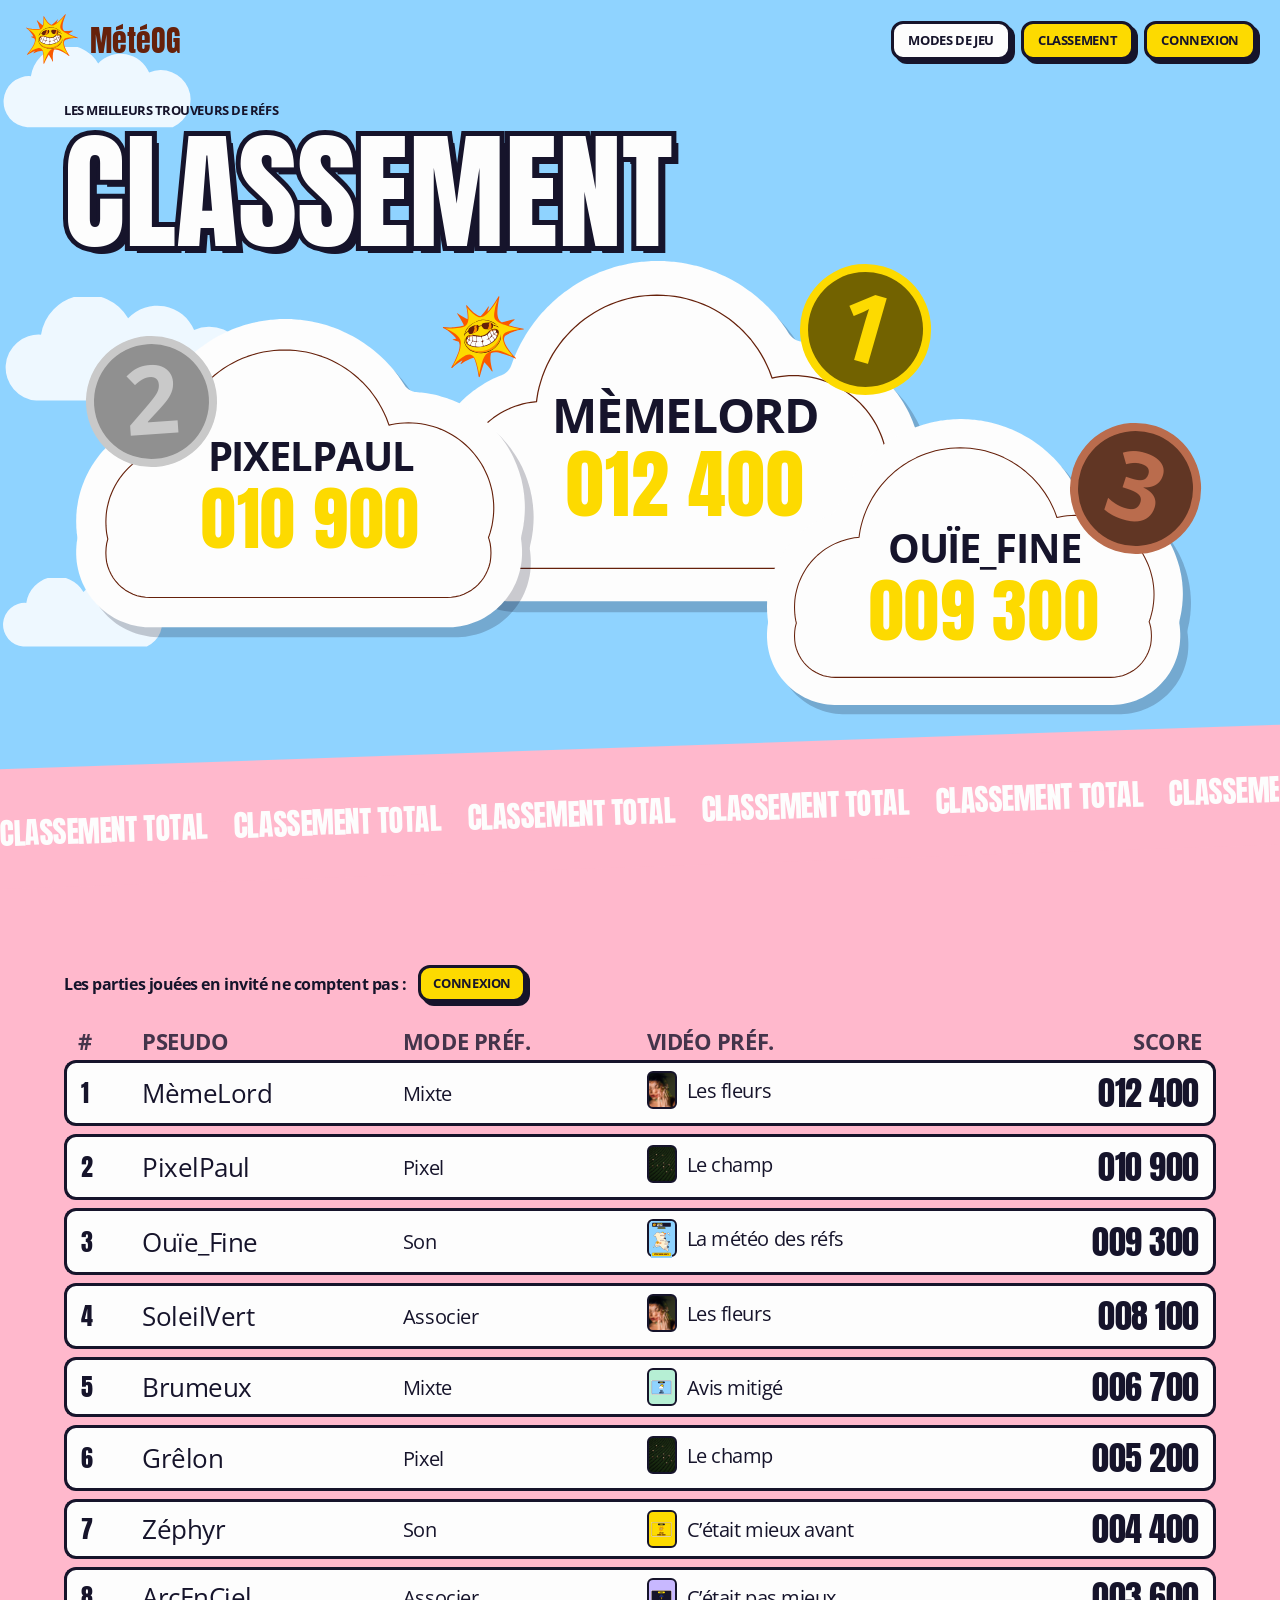
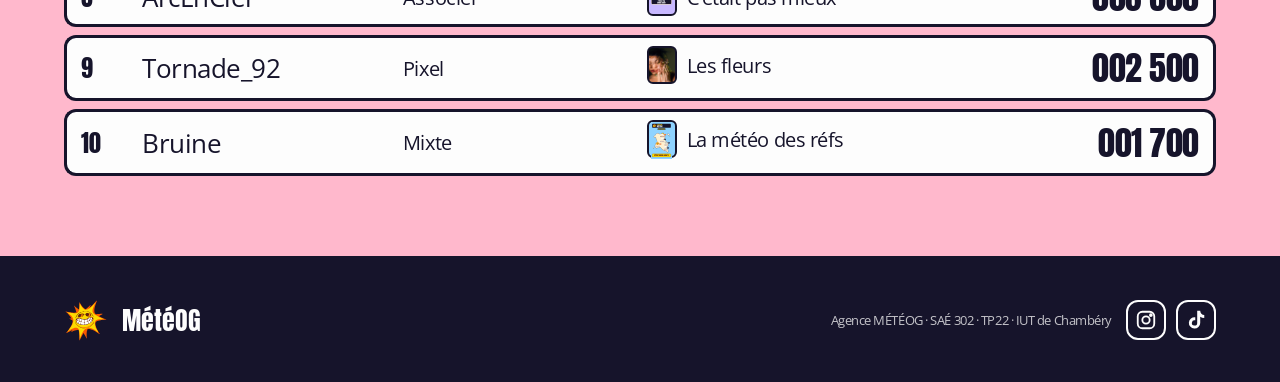
<file: classement.html>
<!doctype html>
<html lang="fr">
<head>
<meta charset="utf-8">
<meta name="viewport" content="width=device-width, initial-scale=1">
<title>MétéOG · Classement</title>
<link rel="preconnect" href="https://fonts.googleapis.com">
<link href="https://fonts.googleapis.com/css2?family=Anton&family=Open+Sans:wght@400;700&display=swap" rel="stylesheet">
<link rel="stylesheet" href="style.css?v=11">
<style>
  .board { padding: 104px 0 40px; position: relative; overflow: hidden; }
  .board-top { display: flex; justify-content: space-between; align-items: end; gap: 20px; flex-wrap: wrap; }
  .me-score { display: inline-block; background: var(--nuit); color: var(--jaune); border: var(--trait); border-radius: 12px; padding: 8px 16px; box-shadow: 5px 5px 0 var(--brule); font: 400 40px/1 Anton, sans-serif; }
  .me-label { font: 700 16px/1 "Open Sans", sans-serif; text-transform: uppercase; display: block; margin-bottom: 6px; }
  /* podium en nuages (Figma : 2e à gauche, 1er au milieu, 3e à droite, ils se chevauchent) */
  .clouds { position: relative; aspect-ratio: 1200 / 500; container-type: inline-size; margin-top: 10px; }
  .cl { position: absolute; aspect-ratio: 536 / 372; background: url(assets/nuage_podium.svg) no-repeat center/contain; animation: bob 4s ease-in-out infinite; }
  .cl.p1 { left: 31.5%; top: 0; width: 44%; animation-delay: -1.3s; }
  .cl.p2 { left: 1%; top: 12%; width: 40%; z-index: 1; }
  .cl.p3 { left: 61%; top: 33%; width: 37%; z-index: 1; animation-delay: -2.6s; }
  @keyframes bob { 50% { transform: translateY(-12px); } }
  .cl .txt { position: absolute; left: 12%; right: 10%; top: 36%; text-align: center; }
  .cl h3 { font: 700 calc(5.6cqw * var(--k, 1))/1.1 "Open Sans", sans-serif; letter-spacing: -.028em; text-transform: uppercase; overflow: hidden; text-overflow: ellipsis; white-space: nowrap; }
  .cl p { font: 400 6.6cqw/1.15 Anton, sans-serif; color: var(--jaune); letter-spacing: .01em; }
  .p2 h3, .p3 h3 { font-size: calc(5.2cqw * var(--k, 1)); } .p2 p, .p3 p { font-size: 6.1cqw; }
  .medal { position: absolute; width: 10cqw; aspect-ratio: 1; border-radius: 50%; display: grid; place-items: center; font: 700 8.3cqw/1 "Open Sans", sans-serif; }
  .medal span { display: block; margin-top: -.08em; }
  .p1 .medal { right: 2%; top: 3%; background: #726200; box-shadow: 0 0 0 .7cqw #FDDA00; color: #FDDA00; rotate: 16deg; }
  .p2 .medal { left: 4%; top: 8%; background: #909090; box-shadow: 0 0 0 .7cqw #C9C9C9; color: #C9C9C9; rotate: -4deg; }
  .p3 .medal { right: 0; top: 4%; background: #613624; box-shadow: 0 0 0 .7cqw #BA6C4D; color: #BA6C4D; rotate: 18deg; }
  .cl .pav { position: absolute; left: 3%; top: 10%; width: 17%; rotate: -10deg; }
  .tilt { background: var(--rose); padding: 0 0 72px; position: relative; margin-top: 40px; }
  .tilt::before { content: ""; position: absolute; left: 0; right: 0; top: -50px; height: 120px; background: var(--rose); transform: skewY(-2deg); }
  .tilt .band { position: relative; transform: rotate(-2deg); font: 400 30px/1 Anton, sans-serif; color: var(--blanc); text-transform: uppercase; white-space: nowrap; overflow: hidden; padding: 0 0 48px; margin-top: -24px; }
  .tilt .band span { display: inline-block; animation: tick 40s linear infinite; }
  .tilt .wrap { position: relative; }
  .board h1 { margin-bottom: 0 !important; font-size: clamp(60px, 10vw, 132px); }
  table { width: 100%; border-collapse: separate; border-spacing: 0 8px; }
  th { text-align: left; font: 700 22px/1 "Open Sans", sans-serif; text-transform: uppercase; padding: 0 14px; color: var(--nuit); opacity: .8; }
  th:last-child { text-align: right; }
  td { background: var(--blanc); border-block: var(--trait); padding: 8px 14px; font-size: 26px; }
  td:first-child { border-left: var(--trait); border-radius: 12px 0 0 12px; font: 400 24px/1 Anton, sans-serif; width: 64px; }
  td:last-child { border-right: var(--trait); border-radius: 0 12px 12px 0; text-align: right; font: 400 34px/1 Anton, sans-serif; }
  td.n { font-size: 20px; }
  tr.me td { background: var(--jaune); }
  .vid { display: inline-flex; align-items: center; gap: 10px; }
  .vid i { width: 30px; height: 38px; border: 2px solid var(--nuit); border-radius: 6px; background-size: cover; background-position: center; display: grid; place-items: center; }
  .vid i img { width: 80%; }
  .dots { font: 400 40px/1 Anton, sans-serif; padding: 0 14px; letter-spacing: .2em; opacity: .7; }
  .hint { display: flex; align-items: center; gap: 12px; flex-wrap: wrap; margin-bottom: 20px; font-weight: 700; }
  .hint .btn { font-size: 13px; padding: 9px 12px; }
  .empty { background: var(--blanc); border: var(--trait); border-radius: 18px; padding: 32px; text-align: center; box-shadow: 6px 6px 0 var(--nuit); }
  .empty p { margin: 10px 0 20px; }
  @media (max-width: 640px) {
    /* podium empilé : 1er, 2e, 3e, nuages qui se chevauchent sur la largeur de la grille */
    .clouds { aspect-ratio: auto; display: flex; flex-direction: column; margin-top: 24px; }
    .cl { position: relative; left: auto !important; top: auto !important; width: 88% !important; }
    .cl.p1 { order: 1; align-self: center; } .cl.p2 { order: 2; align-self: flex-start; margin-top: -14%; } .cl.p3 { order: 3; align-self: flex-end; margin-top: -14%; }
    .cl h3, .p2 h3, .p3 h3 { font-size: calc(9cqw * var(--k, 1)); }
    .cl p, .p2 p, .p3 p { font-size: 11cqw; }
    .medal { width: 17cqw; font-size: 14cqw; }
    .p1 .medal { box-shadow: 0 0 0 1.3cqw #FDDA00; } .p2 .medal { box-shadow: 0 0 0 1.3cqw #C9C9C9; } .p3 .medal { box-shadow: 0 0 0 1.3cqw #BA6C4D; }
    .p2 .medal { left: auto; right: 2%; }
    .board-top { align-items: start; }
    th { font-size: 14px; } td { font-size: 18px; } td:last-child { font-size: 24px; }
    .hide-sm { display: none; }
  }
</style>
</head>
<body>
<header class="top">
  <a href="index.html" class="slot" aria-label="Accueil MétéOG"><img src="assets/METEOG_symbole.svg" alt=""></a>
  <a href="index.html" class="name">MétéOG</a>
  <nav class="nav">
    <a class="btn" href="index.html#modes"><span class="long">Modes de jeu</span><span class="short">Modes</span></a>
    <a class="btn on" href="classement.html" aria-current="page"><span class="long">Classement</span><span class="short">Top</span></a>
    <button class="btn jaune" id="login"><span class="long">Connexion</span><span class="short">Connexion</span></button>
  </nav>
</header>

<main>
<section class="board">
  <div class="cloud" style="top:6%;width:200px;animation-duration:70s;animation-delay:-30s"></div>
  <div class="cloud" style="top:38%;width:260px;animation-duration:95s;animation-delay:-70s"></div>
  <div class="cloud" style="top:74%;width:170px;animation-duration:55s;animation-delay:-12s"></div>
  <div class="wrap" style="position:relative">
  <div class="board-top">
    <div><span class="eyebrow" style="color:var(--nuit)">Les meilleurs trouveurs de réfs</span><h1 class="outline">Classement</h1></div>
    <div id="mine"></div>
  </div>
  <div class="clouds" id="podium"></div>
  </div>
</section>
<section class="tilt">
  <div class="band" aria-hidden="true"><span>Classement total &nbsp;&nbsp; Classement total &nbsp;&nbsp; Classement total &nbsp;&nbsp; Classement total &nbsp;&nbsp; Classement total &nbsp;&nbsp; Classement total &nbsp;&nbsp; Classement total &nbsp;&nbsp; Classement total &nbsp;&nbsp; Classement total &nbsp;&nbsp; Classement total &nbsp;&nbsp; Classement total &nbsp;&nbsp; Classement total &nbsp;&nbsp; Classement total &nbsp;&nbsp; Classement total &nbsp;&nbsp; Classement total &nbsp;&nbsp; Classement total &nbsp;&nbsp; Classement total &nbsp;&nbsp; Classement total &nbsp;&nbsp; Classement total &nbsp;&nbsp; Classement total &nbsp;&nbsp; Classement total &nbsp;&nbsp; Classement total &nbsp;&nbsp; Classement total &nbsp;&nbsp; Classement total &nbsp;&nbsp; </span></div>
  <div class="wrap">
  <div style="height:90px"></div>
  <div id="out"></div>
  </div>
</section>
</main>

<footer><div class="wrap"><img src="assets/METEOG_symbole.svg" alt=""><span class="name">MétéOG</span><small>Agence MÉTÉOG · SAÉ 302 · TP22 · IUT de Chambéry</small></div></footer>

<script src="app.js?v=11"></script>
<script>
const MODE = { pixel: 'Pixel', son: 'Son', associer: 'Associer', mixte: 'Mixte' };
const esc = s => String(s).replace(/[&<>"]/g, c => ({ '&': '&amp;', '<': '&lt;', '>': '&gt;', '"': '&quot;' }[c]));
const fmt = n => n < 1e6 ? String(n).padStart(6, '0').replace(/(\d{3})(\d{3})/, '$1 $2') : n.toLocaleString('fr-FR');
const avatar = p => esc(store.get('meteog-profil-' + p, {}).avatar || 'assets/METEOG_symbole.svg');
// ponytail: un seul classement total (pas de points par mode : idée gardée pour plus tard)
function render() {
  const all = leaderboard(''), me = getPseudo();
  const out = document.querySelector('#out');
  const guest = me ? '' : '<p class="hint">Les parties jouées en invité ne comptent pas : <button class="btn jaune" id="cx">Connexion</button></p>';
  const vid = n => { const v = favVideo(n); return v ? `<span class="vid"><i style="${videoBg(v)}">${v.bg ? `<img src="${v.img}" alt="">` : ''}</i>${v.nom}</span>` : '—'; };
  const pref = p => MODE[['pixel', 'son', 'associer', 'mixte'].sort((a, b) => (p[b] || 0) - (p[a] || 0))[0]];
  // podium : 2e à gauche, 1er au milieu, 3e à droite
  document.querySelector('#podium').innerHTML = [1, 0, 2].map(k => all[k] ? `
      <div class="cl p${k + 1}">${k ? '' : `<img class="pav" src="${avatar(all[k].pseudo)}" alt="">`}<span class="medal"><span>${k + 1}</span></span>
        <div class="txt"><h3 style="--k:${Math.min(1, 6 / all[k].pseudo.length).toFixed(2)}">${esc(all[k].pseudo)}</h3><p>${fmt(all[k].points)}</p></div></div>` : '').join('');
  const rank = all.findIndex(p => p.pseudo === me);
  document.querySelector('#mine').innerHTML = rank >= 0 ? `<span class="me-label">Ton score</span><span class="me-score">${fmt(all[rank].points)}</span>` : '';
  // top 10, puis « … » et sa propre ligne si on est plus bas
  const row = (p, k) => `<tr class="${me && p.pseudo === me ? 'me' : ''}"><td>${k + 1}</td><td>${esc(p.pseudo)}</td><td class="n hide-sm">${pref(p)}</td><td class="n hide-sm">${vid(p.pseudo)}</td><td>${fmt(p.points)}</td></tr>`;
  out.innerHTML = `${guest}
    <table><thead><tr><th>#</th><th>Pseudo</th><th class="hide-sm">Mode préf.</th><th class="hide-sm">Vidéo préf.</th><th>Score</th></tr></thead><tbody>
    ${all.slice(0, 10).map(row).join('')}
    ${rank >= 10 ? `<tr><td colspan="5" class="dots" style="background:none;border:0;text-align:left">…</td></tr>${row(all[rank], rank)}` : ''}
    </tbody></table>`;
  document.querySelector('#cx')?.addEventListener('click', openLogin);

}
render();
</script>
</body>
</html>
</file>
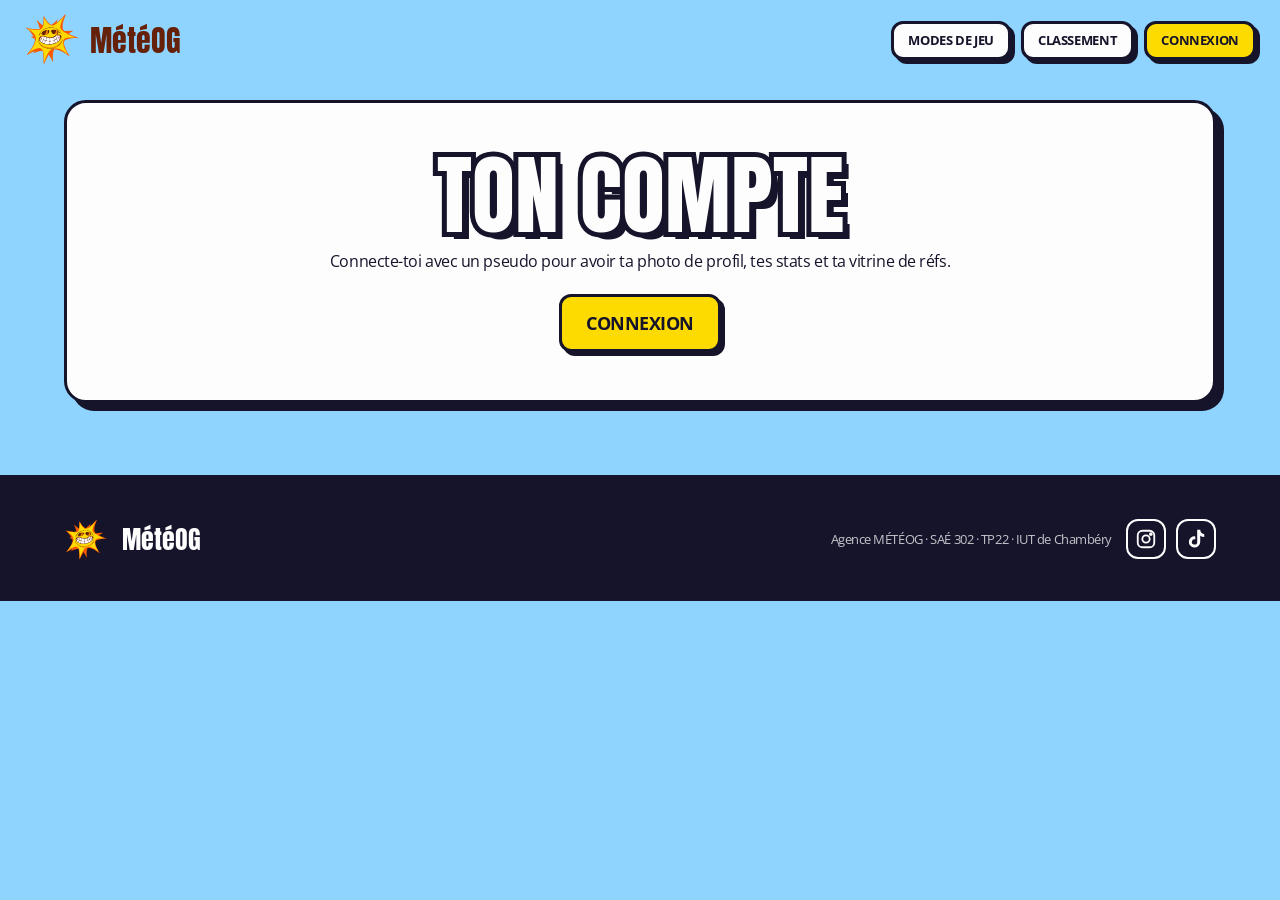
<file: compte.html>
<!doctype html>
<html lang="fr">
<head>
<meta charset="utf-8">
<meta name="viewport" content="width=device-width, initial-scale=1">
<title>MétéOG · Mon compte</title>
<link rel="preconnect" href="https://fonts.googleapis.com">
<link href="https://fonts.googleapis.com/css2?family=Anton&family=Open+Sans:wght@400;700&display=swap" rel="stylesheet">
<link rel="stylesheet" href="style.css?v=11">
<style>
  .acc { padding-block: 100px 72px; display: grid; gap: 28px; }

  /* carte profil */
  .profil { position: relative; border: var(--trait); border-radius: 22px; box-shadow: 8px 8px 0 var(--nuit); overflow: hidden; background: var(--ciel); padding: 28px; }
  .profil.b-ciel { background: var(--ciel); } .profil.b-rose { background: var(--rose); } .profil.b-menthe { background: var(--menthe); }
  .profil.b-lavande { background: var(--lavande); } .profil.b-jaune { background: var(--jaune); } .profil.b-creme { background: var(--creme); }
  .profil.b-nuit { background: var(--nuit); color: var(--blanc); }
  .profil .deco { position: absolute; inset: 0; pointer-events: none; }
  .profil .deco img { position: absolute; width: 120px; opacity: .9; }
  .profil .deco img:nth-child(1) { right: 4%; top: 48%; rotate: 12deg; }
  .profil .deco img:nth-child(2) { right: 20%; bottom: -24px; width: 150px; rotate: -8deg; }
  .profil .deco img:nth-child(3) { right: 36%; top: -30px; width: 96px; rotate: 6deg; }
  .profil-top { position: relative; display: flex; gap: 24px; align-items: center; flex-wrap: wrap; }
  .av { width: 148px; height: 148px; flex: none; border-radius: 50%; background: var(--blanc); border: var(--trait); box-shadow: 5px 5px 0 var(--nuit); display: grid; place-items: center; overflow: hidden; }
  .av img { width: 82%; height: 82%; object-fit: contain; }
  .who h1 { display: block; font-size: clamp(48px, 8vw, 96px); overflow-wrap: anywhere; }
  .who .meta { font-size: 15px; margin-top: 6px; opacity: .85; }
  .actions { position: absolute; top: 0; right: 0; display: flex; gap: 10px; }
  .badges { position: relative; display: flex; flex-wrap: wrap; gap: 8px; margin-top: 20px; }
  .badge { border: 2px solid var(--nuit); border-radius: 999px; padding: 5px 12px; font: 700 14px/1.2 "Open Sans", sans-serif; background: var(--blanc); color: var(--nuit); }
  .badge.j { background: var(--jaune); } .badge.r { background: var(--rose); } .badge.m { background: var(--menthe); } .badge.l { background: var(--lavande); }
  .bio { position: relative; margin-top: 18px; padding: 14px 16px; border-radius: 14px; background: rgba(253, 253, 253, .75); border: 2px solid var(--nuit); color: var(--nuit); font-size: 15px; line-height: 1.5; max-width: 640px; }
  .bio.empty { border-style: dashed; background: rgba(253, 253, 253, .4); cursor: pointer; }

  /* stats */
  .box { background: var(--blanc); border: var(--trait); border-radius: 22px; box-shadow: 8px 8px 0 var(--nuit); padding: 28px; }
  .box h2 { font-size: 40px; margin-bottom: 20px; display: flex; align-items: center; gap: 12px; flex-wrap: wrap; }
  .stats { display: grid; grid-template-columns: repeat(4, 1fr); gap: 16px; }
  .stat { border: var(--trait); border-radius: 16px; padding: 18px; }
  .stat:nth-child(1) { background: var(--jaune); } .stat:nth-child(2) { background: var(--rose); } .stat:nth-child(3) { background: var(--menthe); } .stat:nth-child(4) { background: var(--lavande); }
  .stat b { font: 400 clamp(32px, 5vw, 60px)/1 Anton, sans-serif; display: block; white-space: nowrap; }
  .stat span { font: 700 13px/1.2 "Open Sans", sans-serif; text-transform: uppercase; }
  .bar { margin-top: 18px; display: flex; align-items: center; gap: 12px; font-weight: 700; font-size: 14px; }
  .bar div { flex: 1; height: 18px; border: var(--trait); border-radius: 999px; overflow: hidden; background: var(--creme); }
  .bar i { display: block; height: 100%; background: var(--brule); }

  /* vitrine : cartes de collection */
  .vitrine { display: grid; grid-template-columns: repeat(3, minmax(0, 220px)); gap: 22px; }
  .ref { border: var(--trait); border-radius: 18px; overflow: hidden; box-shadow: 6px 6px 0 var(--brule); background: var(--rose); display: flex; flex-direction: column; min-height: 300px; transition: transform .15s; }
  .ref:hover { transform: translate(-2px, -3px) rotate(-1deg); }
  .ref:nth-child(2) { background: var(--menthe); } .ref:nth-child(3) { background: var(--lavande); }
  .ref .pic { position: relative; aspect-ratio: 4 / 3; background: var(--creme); border-bottom: var(--trait); display: grid; place-items: center; }
  .ref .pic img { width: 70%; height: 82%; object-fit: contain; }
  .ref .pic .pill { position: absolute; left: 10px; top: 10px; font-size: 11px; padding: 5px 9px; }
  .ref .txt { padding: 14px; display: flex; flex-direction: column; flex: 1; }
  .ref h3 { font-size: 26px; }
  .ref small { display: flex; justify-content: space-between; margin-top: auto; padding-top: 10px; border-top: 2px solid var(--nuit); font-weight: 700; font-size: 13px; }
  .ref.vide { background: transparent; border-style: dashed; box-shadow: none; place-items: center; justify-content: center; text-align: center; font-weight: 700; cursor: pointer; color: var(--nuit); }

  .titres { display: flex; flex-wrap: wrap; gap: 10px; }
  .titre { border: var(--trait); border-radius: 12px; padding: 10px 14px; background: var(--jaune); font-weight: 700; font-size: 14px; }
  .titre.lock { background: var(--creme); opacity: .55; }
  .titre small { display: block; font-weight: 400; font-size: 12px; margin-top: 3px; }
  .titre.lock { opacity: .75; }
  .favv { display: flex; gap: 22px; align-items: center; }
  .favv i { flex: none; width: 140px; aspect-ratio: 4 / 5; border: var(--trait); border-radius: 14px; box-shadow: 5px 5px 0 var(--brule); background-size: cover; background-position: center; display: grid; place-items: center; }
  .favv i img { width: 70%; }
  .favv h3 { font-size: 34px; } .favv p { margin: 6px 0 14px; max-width: 480px; }
  .prog { display: block; height: 8px; margin-top: 8px; border: 2px solid var(--nuit); border-radius: 99px; background: var(--blanc); overflow: hidden; }
  .prog b { display: block; height: 100%; background: var(--brule); }
  .niv { font: 700 13px/1 "Open Sans", sans-serif; text-transform: uppercase; margin: 18px 0 10px; display: inline-block; padding: 6px 10px; border: 2px solid var(--nuit); border-radius: 99px; }
  .niv-normal { background: var(--menthe); } .niv-difficile { background: var(--orange); } .niv-leg { background: var(--nuit); color: var(--jaune); }
  .niv-leg + .titres .titre:not(.lock) { background: var(--nuit); color: var(--jaune); }

  .hist { list-style: none; padding: 0; display: grid; gap: 8px; }
  .hist li { display: flex; justify-content: space-between; gap: 12px; border: 2px solid var(--nuit); border-radius: 12px; padding: 10px 14px; background: var(--creme); font-size: 14px; }
  .hist b { font: 400 22px/1 Anton, sans-serif; }

  /* fenêtre Personnaliser */
  #edit { width: min(720px, calc(100% - 32px)); max-height: calc(100vh - 40px); }
  #edit h3 { font-size: 24px; margin: 22px 0 10px; }
  .grid-pick { display: grid; grid-template-columns: repeat(auto-fill, minmax(64px, 1fr)); gap: 10px; }
  .grid-pick button { aspect-ratio: 1; border: var(--trait); border-radius: 14px; background: var(--blanc); padding: 8px; cursor: pointer; }
  .grid-pick button img { width: 100%; height: 100%; object-fit: contain; }
  .grid-pick button[aria-pressed=true] { background: var(--jaune); box-shadow: 3px 3px 0 var(--nuit); }
  .grid-pick.refs { grid-template-columns: repeat(auto-fill, minmax(96px, 1fr)); }
  .grid-pick.refs button { aspect-ratio: auto; display: grid; gap: 6px; font: 700 12px/1.2 "Open Sans", sans-serif; }
  .grid-pick.refs button img { height: 56px; }
  .swatches { display: flex; gap: 10px; flex-wrap: wrap; }
  .swatches button { width: 44px; height: 44px; border-radius: 50%; border: var(--trait); cursor: pointer; }
  .swatches button[aria-pressed=true] { outline: 3px solid var(--brule); outline-offset: 3px; }
  textarea { width: 100%; font: 400 16px/1.45 "Open Sans", sans-serif; letter-spacing: -.028em; padding: 12px 14px; border: var(--trait); border-radius: 12px; resize: vertical; background: var(--blanc); color: var(--nuit); }
  .count { font-size: 12px; opacity: .7; text-align: right; margin-top: 4px; }

  .vide-compte { text-align: center; padding: 48px 24px; }
  .vide-compte h1 { font-size: clamp(48px, 9vw, 88px); margin-bottom: 14px; }

  @media (max-width: 900px) { .stats { grid-template-columns: repeat(2, 1fr); } .vitrine { grid-template-columns: repeat(auto-fill, minmax(200px, 1fr)); } }
  @media (max-width: 640px) {
    .profil, .box { padding: 20px; }
    .av { width: 104px; height: 104px; }
    .actions { position: static; order: -1; width: 100%; justify-content: flex-end; }
    .profil .deco img { width: 80px !important; } .profil .deco img:nth-child(3) { display: none; }
    /* grille mobile : tout tient dans les 335 px entre les marges de 20 px */
    .acc { grid-template-columns: minmax(0, 1fr); }
    .actions { justify-content: flex-start; flex-wrap: nowrap; gap: 10px; } .actions .btn { font-size: 12px; padding: 10px 12px; }
    .stats { grid-template-columns: repeat(2, minmax(0, 1fr)); gap: 16px; }
    .stat { padding: 14px; } .stat b { font-size: 30px; }
    .vitrine { grid-template-columns: minmax(0, 1fr); }
    .favv { flex-direction: column; align-items: flex-start; }
  }
</style>
</head>
<body>
<header class="top">
  <a href="index.html" class="slot" aria-label="Accueil MétéOG"><img src="assets/METEOG_symbole.svg" alt=""></a>
  <a href="index.html" class="name">MétéOG</a>
  <nav class="nav">
    <a class="btn" href="index.html#modes"><span class="long">Modes de jeu</span><span class="short">Modes</span></a>
    <a class="btn" href="classement.html"><span class="long">Classement</span><span class="short">Top</span></a>
    <button class="btn jaune on" id="login"><span class="long">Connexion</span><span class="short">Connexion</span></button>
  </nav>
</header>

<main class="acc wrap" id="acc"></main>

<dialog id="edit">
  <form method="dialog" id="editForm">
    <h2 class="outline">Personnaliser</h2>
    <h3>Photo de profil</h3>
    <div class="grid-pick" id="pickAv"></div>
    <h3>Bannière</h3>
    <div class="swatches" id="pickBan"></div>
    <h3>Titre</h3>
    <div class="grid-pick refs" id="pickTitre" style="grid-template-columns:repeat(auto-fill,minmax(150px,1fr))"></div>
    <h3>Bio</h3>
    <textarea id="bio" rows="3" maxlength="140" placeholder="Ta réf préférée, ton mème de chevet…"></textarea>
    <div class="count" id="bioCount">0/140</div>
    <h3>Ma vitrine · 3 réfs favorites</h3>
    <div class="grid-pick refs" id="pickVit"></div>
    <div class="row" style="position:sticky;bottom:-28px;background:var(--creme);padding:14px 0 4px">
      <button class="btn jaune" value="ok">Enregistrer</button>
      <button class="btn" value="">Annuler</button>
    </div>
  </form>
</dialog>

<footer><div class="wrap"><img src="assets/METEOG_symbole.svg" alt=""><span class="name">MétéOG</span><small>Agence MÉTÉOG · SAÉ 302 · TP22 · IUT de Chambéry</small></div></footer>

<script src="refs.js?v=11"></script>
<script src="app.js?v=11"></script>
<script>
const $ = s => document.querySelector(s);
const esc = s => String(s).replace(/[&<>"]/g, c => ({ '&': '&amp;', '<': '&lt;', '>': '&gt;', '"': '&quot;' }[c]));
const fmt = n => String(n).padStart(6, '0').replace(/(\d{3})(\d{3})/, '$1 $2');
const MODE = { pixel: 'Pixel', son: 'Son', associer: 'Associer', mixte: 'Mixte' };
const BANNIERES = ['ciel', 'rose', 'menthe', 'lavande', 'jaune', 'creme', 'nuit'];

// statistiques calculées à partir des parties de ce pseudo
function stats() {
  const mine = getScores().filter(s => s.pseudo === getPseudo());
  const found = {}; let manches = 0, trouvees = 0;
  mine.forEach(s => { (s.found || []).forEach(t => found[t] = (found[t] || 0) + 1); trouvees += (s.found || []).length; manches += s.manches || 0; });
  return {
    mine, found, trouvees, manches,
    parties: mine.length,
    meilleur: Math.max(0, ...mine.map(s => s.score)),
    combo: Math.max(0, ...mine.map(s => s.best || 0)),
    parMode: Object.keys(MODE).map(m => [m, mine.filter(s => s.mode === m).length]),
    modes: new Set(mine.map(s => s.mode)).size,
    record: m => Math.max(0, ...mine.filter(s => s.mode === m).map(s => s.score)),
    parfaites: mine.filter(s => s.manches && (s.found || []).length >= s.manches).length,
    distinctes: Object.keys(found).length,
  };
}
// titres = défis : chaque défi réussi débloque un titre (normal, difficile, légendaire)
const DEFIS = [
  { t: 'Chasseur de réfs', niv: 'normal', aide: 'Crée ton compte', v: () => 1, but: 1 },
  { t: 'Premier bulletin', niv: 'normal', aide: 'Joue 1 partie', v: s => s.parties, but: 1 },
  { t: 'Touche-à-tout', niv: 'normal', aide: 'Joue aux 3 modes', v: s => s.modes, but: 3 },
  { t: 'Roi du combo', niv: 'normal', aide: 'Fais un combo x3', v: s => s.combo, but: 3 },
  { t: 'Habitué du bulletin', niv: 'normal', aide: 'Joue 10 parties', v: s => s.parties, but: 10 },
  { t: 'Œil de lynx', niv: 'difficile', aide: '5 000 pts en image pixelisée', v: s => s.record('pixel'), but: 5000 },
  { t: 'Oreille absolue', niv: 'difficile', aide: '5 000 pts en extrait sonore', v: s => s.record('son'), but: 5000 },
  { t: 'Sans faute', niv: 'difficile', aide: 'Trouve toutes les réfs d’une partie', v: s => s.parfaites, but: 1 },
  { t: 'Mémologue', niv: 'difficile', aide: 'Trouve 50 réfs', v: s => s.trouvees, but: 50 },
  { t: 'Météorologue en chef', niv: 'légendaire', aide: '10 000 pts en une partie', v: s => s.meilleur, but: 10000 },
  { t: 'Grand chelem', niv: 'légendaire', aide: '10 parties sans faute', v: s => s.parfaites, but: 10 },
  { t: 'Encyclopédie du web', niv: 'légendaire', aide: 'Trouve chaque réf du jeu au moins une fois', v: s => s.distinctes, but: REFS.length },
  { t: 'Archiviste du web', niv: 'légendaire', aide: 'Joue 100 parties', v: s => s.parties, but: 100 },
];
DEFIS.forEach(d => d.ok = s => d.v(s) >= d.but);
const TITRES = DEFIS;
const NIV = { normal: 'Normal', difficile: 'Difficile', 'légendaire': 'Légendaire' };

function render() {
  const acc = $('#acc');
  if (!getPseudo()) {
    acc.innerHTML = `<section class="box vide-compte"><h1 class="outline">Ton compte</h1>
      <p style="margin-bottom:22px">Connecte-toi avec un pseudo pour avoir ta photo de profil, tes stats et ta vitrine de réfs.</p>
      <button class="btn jaune big" id="go">Connexion</button></section>`;
    $('#go').onclick = openLogin;
    return;
  }
  const p = getProfil(), s = stats();
  if (!p.depuis) { p.depuis = Date.now(); setProfil(p); }
  const depuis = new Date(p.depuis).toLocaleDateString('fr-FR', { month: 'short', year: 'numeric' });
  const taux = s.manches ? Math.round(s.trouvees / s.manches * 100) : 0;
  const colors = ['j', 'r', 'm', 'l'];
  const fav = favVideo(getPseudo());
  const vit = p.vitrine.map(t => REFS.find(r => r.titre === t)).filter(Boolean);

  acc.innerHTML = `
  <section class="profil b-${p.banniere}">
    <div class="deco" aria-hidden="true"><img src="assets/04_icone_pluie.svg" alt=""><img src="assets/09_icone_arc_en_ciel.svg" alt=""><img src="assets/05_icone_orage.svg" alt=""></div>
    <div class="profil-top">
      <div class="actions"><button class="btn jaune" id="perso">✎ Personnaliser</button><button class="btn" id="out">Déconnexion</button></div>
      <div class="av"><img src="${esc(p.avatar)}" alt="Photo de profil"></div>
      <div class="who">
        <span class="pill">${esc(p.titre)}</span>
        <h1 class="outline" style="margin-top:10px">${esc(getPseudo())}</h1>
        <p class="meta">${s.parties} partie${s.parties > 1 ? 's' : ''} · ${s.trouvees} réf${s.trouvees > 1 ? 's' : ''} trouvée${s.trouvees > 1 ? 's' : ''} · Depuis ${depuis}</p>
      </div>
    </div>
    <div class="badges">${s.parMode.filter(([, n]) => n).map(([m, n], k) => `<span class="badge ${colors[k]}">${MODE[m]} ×${n}</span>`).join('')
      || '<span class="badge">Aucune partie pour l’instant</span>'}</div>
    <div class="bio ${p.bio ? '' : 'empty'}" id="bioBox">${p.bio ? esc(p.bio) : '✦ Ajoute une bio, un titre et tes réfs favorites pour personnaliser ton profil.'}</div>
  </section>

  <section class="box">
    <h2>Mes stats</h2>
    <div class="stats">
      <div class="stat"><b>${fmt(s.meilleur)}</b><span>Meilleur score</span></div>
      <div class="stat"><b>${s.parties}</b><span>Parties jouées</span></div>
      <div class="stat"><b>${s.trouvees}</b><span>Réfs trouvées</span></div>
      <div class="stat"><b>x${s.combo}</b><span>Meilleur combo</span></div>
    </div>
    <div class="bar"><span>Réussite</span><div><i style="width:${taux}%"></i></div><span>${taux} %</span></div>
  </section>

  <section class="box">
    <h2>🏆 Ma vitrine <span class="pill" style="font-size:12px">Mes réfs favorites</span></h2>
    <div class="vitrine">
      ${vit.map((r, k) => `<article class="ref"><div class="pic"><span class="pill">Fav #${k + 1}</span><img src="${esc(r.image || 'assets/METEOG_symbole.svg')}" alt=""></div>
        <div class="txt"><h3>${esc(r.titre)}</h3><small><span>Trouvée ×${s.found[r.titre] || 0}</span><span>${r.melodie || r.son ? '♪ Son' : '▦ Image'}</span></small></div></article>`).join('')}
      ${Array.from({ length: 3 - vit.length }, () => '<button class="ref vide" data-edit>+ Choisir une réf</button>').join('')}
    </div>
  </section>

  <section class="box">
    <h2>Ma vidéo préférée <span class="pill" style="font-size:12px">Battle de la semaine</span></h2>
    ${fav ? `<div class="favv"><i style="${videoBg(fav)}">${fav.bg ? `<img src="${fav.img}" alt="">` : ''}</i>
      <div><h3>${fav.nom}</h3><p>${fav.txt}</p><a class="btn nuit" href="https://www.instagram.com/" target="_blank" rel="noopener">La revoir sur Instagram ▶</a></div></div>`
      : '<p>Pas encore de préférée. <a href="index.html#battle">Garde tes vidéos dans la Battle ▶</a></p>'}
  </section>

  <section class="box">
    <h2>Titres <span class="pill" style="font-size:12px">${DEFIS.filter(d => d.ok(s)).length}/${DEFIS.length} défis</span></h2>
    ${Object.keys(NIV).map(n => `<h3 class="niv niv-${n === 'légendaire' ? 'leg' : n}">${NIV[n]}</h3>
    <div class="titres">${DEFIS.filter(d => d.niv === n).map(d => { const ok = d.ok(s), v = Math.min(d.v(s), d.but);
      return `<div class="titre ${ok ? '' : 'lock'}">${ok ? '' : '🔒 '}${d.t}<small>${d.aide}</small>${ok ? '' : `<i class="prog"><b style="width:${v / d.but * 100}%"></b></i><small>${v.toLocaleString('fr-FR')} / ${d.but.toLocaleString('fr-FR')}</small>`}</div>`; }).join('')}</div>`).join('')}
  </section>

  <section class="box">
    <h2>Dernières parties</h2>
    ${s.mine.length ? `<ul class="hist">${[...s.mine].sort((a, b) => b.date - a.date).slice(0, 5).map(g => `<li><span>${MODE[g.mode] || ''} · ${new Date(g.date).toLocaleDateString('fr-FR')} · ${(g.found || []).length}/${g.manches || '?'} réfs</span><b>${fmt(g.score)}</b></li>`).join('')}</ul>`
      : '<p>Pas encore de partie. <a href="jeu.html?mode=pixel">Lance-toi ▶</a></p>'}
  </section>`;

  $('#perso').onclick = openEdit;
  document.querySelectorAll('[data-edit]').forEach(b => b.onclick = openEdit);
  if (!p.bio) $('#bioBox').onclick = openEdit;
  $('#out').onclick = () => { store.set('meteog-pseudo', ''); location.href = 'index.html'; };
}

// ---- Personnaliser
let draft;
function pick(container, items, isOn, label, onPick) {
  container.innerHTML = '';
  items.forEach(it => {
    const b = document.createElement('button'); b.type = 'button';
    b.setAttribute('aria-pressed', isOn(it)); label(b, it);
    b.onclick = () => { onPick(it); openEdit(true); };
    container.append(b);
  });
}
function openEdit(keep) {
  if (keep !== true) { draft = getProfil(); draft.vitrine = [...draft.vitrine]; $('#bio').value = draft.bio; }
  const s = stats();
  pick($('#pickAv'), AVATARS, a => a === draft.avatar, (b, a) => { b.innerHTML = `<img src="${esc(a)}" alt="">`; b.ariaLabel = 'Choisir cet avatar'; }, a => draft.avatar = a);
  pick($('#pickBan'), BANNIERES, c => c === draft.banniere, (b, c) => { b.style.background = `var(--${c})`; b.ariaLabel = 'Bannière ' + c; }, c => draft.banniere = c);
  pick($('#pickTitre'), TITRES.filter(x => x.ok(s)), x => x.t === draft.titre, (b, x) => b.textContent = x.t, x => draft.titre = x.t);
  pick($('#pickVit'), REFS, r => draft.vitrine.includes(r.titre),
    (b, r) => { b.innerHTML = `<img src="${esc(r.image || 'assets/METEOG_symbole.svg')}" alt=""><span></span>`; b.lastChild.textContent = r.titre; },
    r => { const v = draft.vitrine, k = v.indexOf(r.titre); k >= 0 ? v.splice(k, 1) : v.length < 3 && v.push(r.titre); });
  $('#bioCount').textContent = `${$('#bio').value.length}/140`;
  if (!$('#edit').open) { $('#edit').returnValue = ''; $('#edit').showModal(); }
}
$('#bio').oninput = () => $('#bioCount').textContent = `${$('#bio').value.length}/140`;
$('#edit').addEventListener('close', () => {
  if ($('#edit').returnValue !== 'ok') return;
  draft.bio = $('#bio').value.trim().slice(0, 140);
  setProfil(draft); render(); paintLogin();
});

render();
</script>
</body>
</html>
</file>
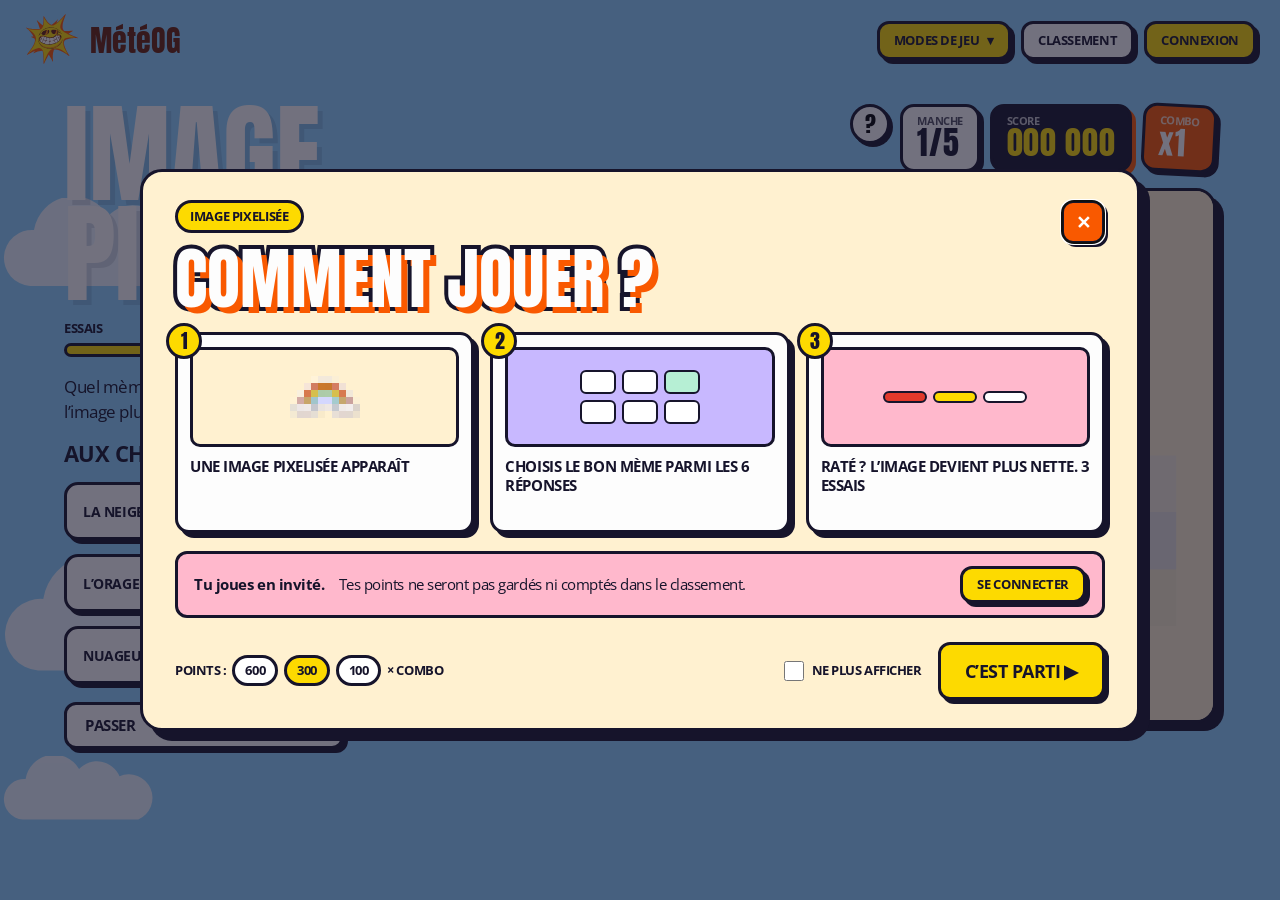
<file: jeu.html>
<!doctype html>
<html lang="fr">
<head>
<meta charset="utf-8">
<meta name="viewport" content="width=device-width, initial-scale=1">
<title>MétéOG · Jouer</title>
<link rel="preconnect" href="https://fonts.googleapis.com">
<link href="https://fonts.googleapis.com/css2?family=Anton&family=Open+Sans:wght@400;700&display=swap" rel="stylesheet">
<link rel="stylesheet" href="style.css?v=11">
<style>
  .game { padding-block: 104px 72px; position: relative; z-index: 1; }
  .title { font-size: clamp(54px, 8.5vw, 124px); color: var(--blanc); text-shadow: 5px 5px 0 rgba(22,20,43,.12); }
  .label-big { font: 700 22px/1 "Open Sans", sans-serif; text-transform: uppercase; letter-spacing: -.028em; }
  .side { display: flex; flex-direction: column; align-items: flex-end; gap: 16px; }
  .hud { align-items: center; }
  .help { width: 40px; height: 40px; border: var(--trait); border-radius: 50%; background: var(--blanc); font: 400 22px/1 Anton, sans-serif; cursor: pointer; box-shadow: 3px 3px 0 var(--nuit); }
  .btn.wide { min-width: min(100%, 280px); justify-content: flex-start; }
  .mini-player { display: flex; align-items: center; gap: 14px; }
  .mini-player > div { flex: 1; max-width: 300px; }
  .mini-player small { font: 700 11px/1 "Open Sans", sans-serif; text-transform: uppercase; display: block; margin-top: 6px; }
  .play.sm { width: 44px; height: 44px; font-size: 16px; background: var(--menthe); box-shadow: 3px 3px 0 var(--nuit); flex: none; }
  .mini-player .timeline { height: 18px; }
  .cloud { position: fixed; z-index: 0; width: 220px; height: 90px; pointer-events: none; opacity: .9; animation: drift linear infinite;
    background: url("data:image/svg+xml,%3Csvg xmlns='http://www.w3.org/2000/svg' viewBox='0 0 220 90'%3E%3Cpath fill='%23F4FAFF' d='M30 88a28 28 0 0 1 4-56 40 40 0 0 1 74-14 34 34 0 0 1 56 10 30 30 0 0 1 26 60z'/%3E%3C/svg%3E") no-repeat center/contain; }
  .c1 { top: 22%; animation-duration: 70s; animation-delay: -10s; } .c2 { top: 62%; width: 280px; height: 114px; animation-duration: 95s; animation-delay: -60s; } .c3 { top: 84%; width: 160px; animation-duration: 55s; animation-delay: -30s; }
  @keyframes drift { from { transform: translateX(-30vw); } to { transform: translateX(130vw); } }
  .end-wrap .title { margin-bottom: 28px; }
  /* règles */
  .rules { width: min(1000px, calc(100% - 32px)); padding: 28px 32px; border-radius: 22px; box-shadow: 10px 10px 0 var(--nuit); }
  .rules form { position: relative; }
  /* menu déroulant « Modes de jeu » (seulement sur la page de jeu) */
  .modes-dd { position: relative; }
  .modes-dd .dd { position: absolute; top: calc(100% + 10px); left: 0; min-width: 240px; display: grid; gap: 8px; padding: 12px; background: var(--creme); border: var(--trait); border-radius: 16px; box-shadow: 6px 6px 0 var(--nuit); z-index: 60; animation: ddIn .18s ease-out; }
  .modes-dd .dd[hidden] { display: none; }
  .modes-dd .dd a { display: flex; align-items: center; gap: 10px; padding: 10px 12px; background: var(--blanc); border: var(--trait); border-radius: 12px; font-weight: 700; font-size: 14px; text-transform: uppercase; text-decoration: none; transition: transform .12s; }
  .modes-dd .dd a:hover { transform: translate(-2px, -2px); background: var(--jaune); }
  .modes-dd .dd a.cur { background: var(--jaune); }
  .modes-dd .dd img { width: 30px; }
  @keyframes ddIn { from { opacity: 0; transform: translateY(-6px); } }
  @media (max-width: 640px) { .modes-dd .dd { position: static; min-width: 0; margin-top: 10px; box-shadow: none; } }
  .guest { display: flex; align-items: center; gap: 14px; flex-wrap: wrap; margin-top: 18px; padding: 12px 16px; background: var(--rose); border: var(--trait); border-radius: 12px; font-size: 15px; }
  .guest .btn { margin-left: auto; font-size: 13px; padding: 9px 14px; }
  .rules .x { position: absolute; right: 0; top: 0; width: 44px; height: 44px; border: var(--trait); border-radius: 12px; background: var(--brule); color: #fff; font: 700 18px/1 "Open Sans"; cursor: pointer; box-shadow: 3px 3px 0 var(--nuit); }
  .rules-h { font-size: clamp(40px, 6vw, 68px); color: var(--blanc); -webkit-text-stroke: 8px var(--nuit); paint-order: stroke fill; text-shadow: 6px 6px 0 var(--brule); margin: 14px 0 22px; }
  .rsteps { display: grid; grid-template-columns: repeat(3, 1fr); gap: 16px; }
  .rstep { background: var(--blanc); border: var(--trait); border-radius: 14px; padding: 12px 12px 16px; box-shadow: 5px 5px 0 var(--nuit); position: relative; }
  .rstep .n { position: absolute; left: -12px; top: -12px; width: 36px; height: 36px; border: var(--trait); border-radius: 50%; background: var(--jaune); font: 400 20px/30px Anton, sans-serif; text-align: center; }
  .rstep .ill { height: 100px; border: var(--trait); border-radius: 10px; margin-bottom: 10px; display: grid; place-items: center; }
  .rstep .ill img { height: 70px; image-rendering: pixelated; }
  .rstep p { font-size: 15px; line-height: 1.3; font-weight: 700; text-transform: uppercase; }
  .g6 { display: grid; grid-template-columns: repeat(3, 36px); gap: 6px; } .g6 i { height: 24px; border: 2px solid var(--nuit); border-radius: 6px; background: #fff; } .g6 i.ok { background: var(--menthe); }
  .t3 { display: flex; gap: 6px; } .t3 i { width: 44px; height: 12px; border: 2px solid var(--nuit); border-radius: 9px; }
  .rfoot { display: flex; align-items: center; gap: 16px; flex-wrap: wrap; margin-top: 24px; }
  .rfoot .pts { margin-right: auto; display: flex; gap: 6px; align-items: center; font: 700 13px/1 "Open Sans"; text-transform: uppercase; }
  .rfoot .pts span { border: var(--trait); border-radius: 999px; padding: 6px 10px; background: #fff; font-weight: 700; }
  .rfoot .pts span:nth-child(2) { background: var(--jaune); }
  .check { display: flex; align-items: center; gap: 8px; margin: 0; cursor: pointer; }
  .check input { width: 20px; height: 20px; accent-color: var(--nuit); }
  .game-head { display: flex; justify-content: space-between; align-items: end; gap: 20px; flex-wrap: wrap; margin-bottom: 28px; }
  .game-head h1 { font-size: clamp(54px, 8vw, 104px); }
  .hud { display: flex; gap: 10px; align-items: stretch; flex-wrap: wrap; }
  .hud > div { border: var(--trait); border-radius: 14px; padding: 8px 14px; box-shadow: 4px 4px 0 var(--nuit); background: var(--blanc); }
  .hud small { font: 700 11px/1 "Open Sans", sans-serif; text-transform: uppercase; display: block; opacity: .75; }
  .hud b { font: 400 32px/1.05 Anton, sans-serif; letter-spacing: .02em; }
  .hud .sc { background: var(--nuit); color: var(--blanc); box-shadow: 4px 4px 0 var(--brule); }
  .hud .sc b { color: var(--jaune); }
  .hud .cb { background: var(--brule); color: var(--blanc); rotate: 3deg; }
  .hud .cb.pop { animation: pop .4s; }
  @keyframes pop { 40% { transform: scale(1.25); } }

  .stage { display: grid; grid-template-columns: minmax(0, 1.1fr) minmax(0, 1fr); gap: 28px; align-items: start; }
  .screen { position: relative; aspect-ratio: 1; width: min(100%, calc(100vh - 220px), 560px); min-width: min(100%, 300px); background: var(--creme); border: var(--trait); border-radius: 20px; box-shadow: 8px 8px 0 var(--nuit); overflow: hidden; }
  .screen canvas { width: 100%; height: 100%; display: block; }
  .tag { position: absolute; left: 14px; top: 14px; z-index: 2; }
  .reveal-title { position: absolute; left: 14px; right: 14px; bottom: 14px; z-index: 2; background: var(--jaune); border: var(--trait); border-radius: 12px; padding: 10px 14px;
    font: 400 clamp(24px, 3.4vw, 36px)/1 Anton, sans-serif; text-transform: uppercase; box-shadow: 4px 4px 0 var(--nuit); display: none; }
  .revealed .reveal-title { display: block; animation: pop .45s; }

  /* lecteur du mode son */
  .player { position: absolute; inset: 0; display: grid; place-items: center; align-content: center; gap: 22px; background: var(--rose); padding: 24px; }
  .revealed .player { display: none; }
  .play { width: 140px; height: 140px; border-radius: 50%; background: var(--jaune); border: var(--trait); box-shadow: 6px 6px 0 var(--nuit); font-size: 52px; cursor: pointer; color: var(--nuit); transition: transform .12s, box-shadow .12s; }
  .play:hover { transform: translate(-2px, -2px); box-shadow: 8px 8px 0 var(--nuit); }
  .play:active { transform: translate(3px, 3px); box-shadow: 2px 2px 0 var(--nuit); }
  .eq { display: flex; gap: 6px; height: 54px; align-items: end; }
  .eq i { width: 12px; height: 20%; background: var(--nuit); border-radius: 4px; }
  .playing .eq i { animation: eq .5s ease-in-out infinite alternate; }
  .eq i:nth-child(2n) { animation-delay: -.2s !important; } .eq i:nth-child(3n) { animation-delay: -.35s !important; }
  @keyframes eq { to { height: 100%; } }
  .timeline { width: min(100%, 360px); height: 22px; border: var(--trait); border-radius: 999px; background: var(--blanc); position: relative; overflow: hidden; }
  .timeline .unlocked { position: absolute; inset: 0 auto 0 0; background: var(--menthe); border-right: var(--trait); transition: width .3s; }
  .timeline .head { position: absolute; inset: 0 auto 0 0; width: 0; background: var(--brule); opacity: .85; }
  .player p { font: 700 14px/1 "Open Sans", sans-serif; text-transform: uppercase; }

  .panel { display: flex; flex-direction: column; gap: 18px; }
  .tries { display: flex; gap: 8px; max-width: 460px; }
  .tries i { flex: 1; height: 14px; border: var(--trait); border-radius: 999px; background: var(--blanc); }
  .tries i.used { background: var(--rouge); } .tries i.now { background: var(--jaune); }
  .hint { font-size: 17px; line-height: 1.45; max-width: 460px; }
  .msg { min-height: 52px; border: var(--trait); border-radius: 14px; padding: 14px 16px; font-weight: 700; background: var(--blanc); }
  .msg.ok { background: var(--menthe); } .msg.ko { background: var(--rose); } .msg.out { background: var(--lavande); }
  .msg:empty { display: none; }
  .choices { display: grid; grid-template-columns: repeat(2, 1fr); gap: 14px 22px; max-width: 460px; }
  .choices.img { grid-template-columns: repeat(3, 1fr); gap: 12px; }
  .choice { text-transform: uppercase; font: 700 14px/1.25 "Open Sans", sans-serif; letter-spacing: -.028em; text-align: left; color: var(--nuit); background: var(--blanc);
    border: var(--trait); border-radius: 14px; padding: 14px 16px; min-height: 58px; box-shadow: 4px 4px 0 var(--nuit); cursor: pointer; transition: transform .12s, box-shadow .12s; }
  .choice:hover:not(:disabled) { transform: translate(-2px, -2px); box-shadow: 6px 6px 0 var(--nuit); background: var(--rose); }
  .choice:active:not(:disabled) { transform: translate(3px, 3px); box-shadow: 1px 1px 0 var(--nuit); }
  .choice:disabled { cursor: default; }
  .choice.bad { background: var(--rose); text-decoration: line-through; opacity: .6; box-shadow: none; }
  .choice.good { background: var(--menthe); opacity: 1; box-shadow: 4px 4px 0 var(--nuit); }
  .choices.img .choice { aspect-ratio: 1.3; padding: 12px; display: grid; place-items: center; background: var(--blanc); }
  .choices.img .choice img { width: 100%; height: 100%; object-fit: contain; }
  .choices.img .choice.bad { background: var(--rose); }
  .choices.img .choice.good { background: var(--menthe); }
  .shake { animation: shake .35s; }
  @keyframes shake { 25% { transform: translateX(-8px); } 75% { transform: translateX(8px); } }

  .end { text-align: center; max-width: 640px; margin: 0 auto; background: var(--jaune); border: var(--trait); border-radius: 24px; padding: 40px 24px; box-shadow: 10px 10px 0 var(--nuit); }
  .end h2 { font-size: clamp(48px, 9vw, 88px); }
  .end .total { font: 400 clamp(64px, 14vw, 120px)/1 Anton, sans-serif; margin: 12px 0 4px; }
  .end p { font-size: 17px; }
  .end .row { justify-content: center; margin-top: 24px; }
  [hidden] { display: none !important; }

  @media (max-width: 900px) { .stage { grid-template-columns: 1fr; } .side { align-items: stretch; } .stage .side { order: -1; } .rsteps { grid-template-columns: 1fr; } .rstep .ill { height: 70px; } .rstep .ill img { height: 50px; } .screen { max-width: 520px; width: 100%; margin: 0 auto; } }
  /* pop-up des règles en mobile : marges de la grille, étapes en ligne */
  @media (max-width: 640px) {
    .rules { width: calc(100% - 40px); max-height: calc(100% - 40px); padding: 20px; }
    .rules .x { width: 38px; height: 38px; }
    .rules-h { font-size: 36px; -webkit-text-stroke-width: 6px; text-shadow: 4px 4px 0 var(--brule); margin: 12px 0 16px; }
    .rsteps { gap: 14px; }
    .rstep { display: grid; grid-template-columns: 72px 1fr; gap: 12px; align-items: center; padding: 10px; }
    .rstep .ill { height: 60px !important; margin: 0; overflow: hidden; } .rstep .g6 { grid-template-columns: repeat(3, 14px); gap: 3px; } .rstep .g6 i { height: 10px; border-width: 1.5px; border-radius: 3px; } .rstep .t3 { gap: 3px; } .rstep .t3 i { width: 16px; height: 8px; border-width: 1.5px; } .rstep .ill img { height: 44px; } .rstep .ill .play { scale: .7; }
    .rstep p { font-size: 14px; }
    .rfoot { gap: 12px; } .rfoot .pts { width: 100%; } .rfoot .btn { width: 100%; justify-content: center; }
  }
  /* mobile (Figma M2) : le titre passe au-dessus du HUD et de l'image */
  @media (max-width: 640px) { .stage { display: flex; flex-direction: column; align-items: stretch; gap: 18px; } .stage > .panel { display: contents; } .stage .title { order: -2; } .stage .side { order: -1; align-items: flex-start; } }
  @media (max-width: 640px) { .hud b { font-size: 24px; } .hud > div { padding: 6px 10px; } .play { width: 110px; height: 110px; font-size: 40px; } }
</style>
</head>
<body>
<header class="top">
  <a href="index.html" class="slot" aria-label="Accueil MétéOG"><img src="assets/METEOG_symbole.svg" alt=""></a>
  <a href="index.html" class="name">MétéOG</a>
  <nav class="nav">
    <div class="modes-dd">
      <button class="btn on" type="button" id="modesBtn" aria-expanded="false" aria-controls="modesDd"><span class="long">Modes de jeu</span><span class="short">Modes</span> ▾</button>
      <div class="dd" id="modesDd" hidden>
        <a href="jeu.html?mode=pixel" data-m="pixel"><img src="assets/02_icone_soleil_nuage.svg" alt="">Image pixelisée</a>
        <a href="jeu.html?mode=son" data-m="son"><img src="assets/07_icone_vent.svg" alt="">Extrait sonore</a>
        <a href="jeu.html?mode=associer" data-m="associer"><img src="assets/05_icone_orage.svg" alt="">Associe le son</a>
      </div>
    </div>
    <a class="btn" href="classement.html"><span class="long">Classement</span><span class="short">Top</span></a>
    <button class="btn jaune" id="login"><span class="long">Connexion</span><span class="short">Connexion</span></button>
  </nav>
</header>

<main class="game wrap">
  <section class="stage" id="stage">
    <div class="panel">
      <h1 class="title" id="modeTitle">Image pixelisée</h1>
      <div><label>Essais</label><div class="tries" id="tries"></div></div>
      <p class="hint" id="hint"></p>
      <div class="mini-player" id="miniPlayer" hidden>
        <button class="play sm" id="playSm" aria-label="Écouter l’extrait">▶</button>
        <div><div class="timeline" aria-hidden="true"><div class="unlocked"></div><div class="head"></div></div><small class="clipLabel">Extrait : 1 s</small></div>
      </div>
      <h2 class="label-big">Aux choix</h2>
      <div class="choices" id="choices" role="group" aria-label="Choisis la bonne réf"></div>
      <div class="msg" id="msg" role="status"></div>
      <div class="row" style="margin-top:0"><button class="btn wide" id="next" type="button">Passer</button></div>
    </div>

    <div class="side">
      <div class="hud">
        <button class="help" id="help" type="button" aria-label="Revoir les règles">?</button>
        <div><small>Manche</small><b id="round">1/5</b></div>
        <div class="sc"><small>Score</small><b id="score">000 000</b></div>
        <div class="cb" id="comboBox"><small>Combo</small><b id="combo">x1</b></div>
      </div>
      <div class="screen" id="screen">
        <span class="pill tag" id="typeTag">Image pixelisée</span>
        <canvas id="cv" width="720" height="720"></canvas>
        <div class="player" id="player" hidden>
          <button class="play" id="play" aria-label="Écouter l’extrait">▶</button>
          <div class="eq" aria-hidden="true"><i></i><i></i><i></i><i></i><i></i><i></i><i></i></div>
          <div class="timeline" aria-hidden="true"><div class="unlocked"></div><div class="head"></div></div>
          <p class="clipLabel">Extrait : 1 s</p>
        </div>
        <div class="reveal-title" id="revealTitle"></div>
      </div>
    </div>
  </section>

  <section class="end-wrap" id="end" hidden>
    <span class="eyebrow" id="modeName"></span>
    <h1 class="title">Devine la réf.</h1>
    <div class="end">
      <span class="pill" style="background:none">Partie terminée</span>
      <h2 style="margin-top:14px">Bien joué.</h2>
      <div class="total" id="total">0</div>
      <p id="rank"></p>
      <div class="row">
        <a class="btn nuit big" id="again" href="">Rejouer ▶</a>
        <a class="btn big" href="classement.html">Classement</a>
      </div>
    </div>
  </section>
</main>

<div class="cloud c1"></div><div class="cloud c2"></div><div class="cloud c3"></div>

<!-- règles : s'ouvrent au lancement d'un mode -->
<dialog class="rules" id="rules">
  <form method="dialog">
    <span class="pill" id="rulesTag">Image pixelisée</span>
    <button class="x" value="go" aria-label="Fermer">✕</button>
    <h2 class="rules-h">Comment jouer ?</h2>
    <div class="rsteps" id="rsteps"></div>
    <div class="guest" id="guest" hidden><b>Tu joues en invité.</b> Tes points ne seront pas gardés ni comptés dans le classement.
      <button class="btn jaune" type="button" id="guestCx">Se connecter</button></div>
    <div class="rfoot">
      <div class="pts">Points : <span>600</span><span>300</span><span>100</span> × combo</div>
      <label class="check"><input type="checkbox" id="noMore"> Ne plus afficher</label>
      <button class="btn jaune big" value="go">C’est parti ▶</button>
    </div>
  </form>
</dialog>

<script src="refs.js?v=11"></script>
<script src="app.js?v=11"></script>
<script>
const $ = s => document.querySelector(s);
const ROUNDS = 5, TRIES = 3, CHOICES = 6;
const LEVELS = [8, 18, 40];   // nombre de « gros pixels » sur la largeur, essai par essai
const SECS = [1, 3, 7];       // durée de l'extrait sonore, essai par essai
const POINTS = [600, 300, 100]; // points selon l'essai (multipliés par le combo)
const MODES = { pixel: 'Image pixelisée', son: 'Extrait sonore', associer: 'Associe le son' };
// « Modes de jeu » ouvre un menu pour changer de mode sans quitter la partie
const modesBtn = document.querySelector('#modesBtn'), modesDd = document.querySelector('#modesDd');
const setDd = open => { modesDd.hidden = !open; modesBtn.setAttribute('aria-expanded', open); };
modesBtn.addEventListener('click', e => { e.stopPropagation(); setDd(modesDd.hidden); });
document.addEventListener('click', e => { if (!e.target.closest('.modes-dd')) setDd(false); });
document.addEventListener('keydown', e => { if (e.key === 'Escape') setDd(false); });
const mode = MODES[new URLSearchParams(location.search).get('mode')] ? new URLSearchParams(location.search).get('mode') : 'pixel';
document.querySelector(`#modesDd a[data-m="${mode}"]`)?.classList.add('cur');
$('#modeName').textContent = 'Mode ' + MODES[mode].toLowerCase();
$('#modeTitle').textContent = MODES[mode];
document.title = 'MétéOG · ' + MODES[mode];
$('#again').href = `jeu.html?mode=${mode}`;

// ---- tirage des manches et des 6 choix
const hasImg = r => !!r.image, hasSnd = r => !!(r.son || r.melodie);
const shuffle = a => a.map(x => [Math.random(), x]).sort((p, q) => p[0] - q[0]).map(x => x[1]);
const pool = REFS.filter(r => mode === 'pixel' ? hasImg(r) : mode === 'son' ? hasSnd(r) : hasImg(r) && hasSnd(r));
const rounds = shuffle(pool).slice(0, ROUNDS).map(ref => {
  // pixel / son : 6 noms de mèmes ; associer : 6 images
  const others = REFS.filter(r => r !== ref && (mode !== 'associer' || hasImg(r)));
  return { ref, choices: shuffle([ref, ...shuffle(others).slice(0, CHOICES - 1)]) };
});
// ponytail: tirage aléatoire simple, une même réf peut revenir d'une partie à l'autre

// ---- image pixelisée
const cv = $('#cv'), cx = cv.getContext('2d'), tmp = document.createElement('canvas'), tx = tmp.getContext('2d');
function drawPix(img, n) { // n = 0 → image nette
  cx.fillStyle = '#FFF1D0'; cx.fillRect(0, 0, cv.width, cv.height);
  const r = Math.min(cv.width / img.naturalWidth, cv.height / img.naturalHeight) * .86;
  const w = img.naturalWidth * r, h = img.naturalHeight * r, x = (cv.width - w) / 2, y = (cv.height - h) / 2;
  if (!n) { cx.imageSmoothingEnabled = true; cx.drawImage(img, x, y, w, h); return; }
  const k = n / Math.max(w, h);
  tmp.width = Math.max(1, Math.round(w * k)); tmp.height = Math.max(1, Math.round(h * k));
  tx.clearRect(0, 0, tmp.width, tmp.height); tx.drawImage(img, 0, 0, tmp.width, tmp.height);
  cx.imageSmoothingEnabled = false; cx.drawImage(tmp, 0, 0, tmp.width, tmp.height, x, y, w, h);
}
const loadImg = src => new Promise((ok, ko) => { const i = new Image(); i.onload = () => ok(i); i.onerror = ko; i.src = src; });

// ---- son : fichier mp3, ou mélodie de démo jouée par le navigateur
let actx, stopSound = () => {};
const NOTE = { C: 0, D: 2, E: 4, F: 5, G: 7, A: 9, B: 11 };
const freq = n => { const [, l, s, o] = n.match(/([A-G])(#?)(\d)/); return 440 * 2 ** ((12 * (+o + 1) + NOTE[l] + (s ? 1 : 0) - 69) / 12); };
function playMelody(str, maxSec) {
  actx ??= new AudioContext(); actx.resume();
  const BEAT = .32, start = actx.currentTime + .05, oscs = [];
  let t = start;
  for (const tok of str.trim().split(/\s+/)) {
    const [n, d = '1'] = tok.split(':'), dur = BEAT * parseFloat(d);
    if (t - start + dur > maxSec + .01) break;
    const o = actx.createOscillator(), g = actx.createGain();
    o.type = 'square'; o.frequency.value = freq(n);
    g.gain.setValueAtTime(0, t); g.gain.linearRampToValueAtTime(.07, t + .01); g.gain.exponentialRampToValueAtTime(.001, t + dur * .95);
    o.connect(g).connect(actx.destination); o.start(t); o.stop(t + dur); oscs.push(o);
    t += dur;
  }
  stopSound = () => oscs.forEach(o => { try { o.stop(); } catch {} });
  return t - start;
}
function playClip(ref, sec) {
  stopSound();
  if (ref.son) {
    const a = new Audio(ref.son); a.currentTime = ref.debut || 0; a.play().catch(() => {});
    const t = setTimeout(() => a.pause(), sec * 1000);
    stopSound = () => { clearTimeout(t); a.pause(); };
    return sec;
  }
  return playMelody(ref.melodie, sec);
}
function listen() {
  const r = cur(), len = playClip(r.ref, SECS[step]);
  $('#player').classList.add('playing');
  document.querySelectorAll('.timeline .head').forEach((head, k) => {
    head.getAnimations().forEach(a => a.cancel());
    const a = head.animate([{ width: 0 }, { width: (len / SECS.at(-1)) * 100 + '%' }], { duration: len * 1000, easing: 'linear' });
    if (!k) a.finished.then(() => $('#player').classList.remove('playing'), () => {});
  });
}
$('#play').onclick = $('#playSm').onclick = listen;

// ---- déroulé d'une partie
let i = 0, step = 0, score = 0, combo = 1, img = null, done = false, best = 1;
const found = []; // réfs trouvées pendant la partie (pour les stats du compte)
const cur = () => rounds[i];
const fmt = n => String(n).padStart(6, '0').replace(/(\d{3})(\d{3})/, '$1 $2');
const sound = mode !== 'pixel';
function hud() {
  $('#round').textContent = `${Math.min(i + 1, rounds.length)}/${rounds.length}`;
  $('#score').textContent = fmt(score);
  $('#combo').textContent = 'x' + combo;
  $('#tries').innerHTML = Array.from({ length: TRIES }, (_, k) => `<i class="${k < step ? 'used' : k === step && !done ? 'now' : ''}"></i>`).join('');
}
function msg(text, cls = '') { const m = $('#msg'); m.textContent = text; m.className = 'msg ' + cls; }

async function startRound() {
  const r = cur(); step = 0; done = false; img = null;
  $('#screen').classList.remove('revealed');
  msg(''); $('#next').textContent = 'Passer';
  $('#typeTag').textContent = { pixel: 'Image pixelisée', son: 'Extrait sonore', associer: 'Associer le son' }[mode];
  // son : petit lecteur à gauche + image pixelisée ; associer : gros lecteur dans l'écran
  $('#player').hidden = mode !== 'associer';
  $('#miniPlayer').hidden = mode !== 'son';
  $('#hint').textContent = {
    pixel: 'Quel mème se cache derrière les pixels ? Une erreur rend l’image plus nette.',
    son: 'Appuie sur ▶, écoute et choisis le bon mème. Une erreur rallonge l’extrait et rend l’image plus nette.',
    associer: 'Appuie sur ▶, écoute, puis clique sur l’image qui va avec ce son. Une erreur rallonge l’extrait.',
  }[mode];
  // les 6 choix
  const box = $('#choices'); box.innerHTML = ''; box.classList.toggle('img', mode === 'associer');
  r.choices.forEach(c => {
    const b = document.createElement('button'); b.type = 'button'; b.className = 'choice';
    if (mode === 'associer') { b.innerHTML = '<img alt="">'; b.firstChild.src = c.image; b.ariaLabel = 'Image ' + (r.choices.indexOf(c) + 1); }
    else b.textContent = c.titre;
    b.onclick = () => pick(c, b);
    box.append(b);
  });
  cx.fillStyle = '#FFF1D0'; cx.fillRect(0, 0, cv.width, cv.height);
  img = await loadImg(r.ref.image || 'assets/METEOG_symbole.svg').catch(() => null); // sans image : le logo à la révélation
  paintClue(); hud();
}
function paintClue() {
  if (mode !== 'associer' && img) drawPix(img, LEVELS[step]);
  if (!sound) return;
  document.querySelectorAll('.timeline .unlocked').forEach(u => u.style.width = SECS[step] / SECS.at(-1) * 100 + '%');
  document.querySelectorAll('.clipLabel').forEach(l => l.textContent = `Extrait : ${SECS[step]} s`);
}
function pick(c, b) {
  if (done || b.disabled) return;
  if (c === cur().ref) return reveal(true);
  b.classList.add('bad'); b.disabled = true;
  miss(mode === 'associer' ? 'Pas cette image.' : `Non, ce n’est pas « ${c.titre} ».`);
}
function miss(text) {
  step++;
  if (step >= TRIES) return reveal(false);
  msg(text + ' Indice plus clair !', 'ko');
  $('#choices').classList.remove('shake'); void $('#choices').offsetWidth; $('#choices').classList.add('shake');
  paintClue(); hud();
  if (sound) listen();
}
function reveal(win) {
  const r = cur(); done = true;
  if (win) {
    const pts = POINTS[step] * combo; score += pts;
    msg(`Bien vu ! +${pts} points${combo > 1 ? ` (combo x${combo})` : ''}`, 'ok');
    found.push(r.ref.titre); best = Math.max(best, combo);
    combo = Math.min(combo + 1, 5);
    $('#comboBox').classList.remove('pop'); void $('#comboBox').offsetWidth; $('#comboBox').classList.add('pop');
  } else { combo = 1; msg(`Raté… c’était « ${r.ref.titre} ».`, 'out'); }
  // la bonne réponse en vert, puis la bonne image, nette, avec son son
  [...$('#choices').children].forEach((b, k) => { b.disabled = true; if (r.choices[k] === r.ref) b.classList.add('good'); });
  $('#screen').classList.add('revealed');
  $('#revealTitle').textContent = r.ref.titre;
  if (img) drawPix(img, 0);
  if (hasSnd(r.ref)) playClip(r.ref, r.ref.son ? 20 : 60);
  $('#next').textContent = i + 1 < rounds.length ? 'Suivant ▶' : 'Voir mon score ▶';
  $('#next').focus();
  hud();
}
// un seul bouton : « Passer » pendant la manche (compte comme une erreur), « Suivant » après la révélation
$('#next').onclick = () => {
  if (!done) return miss('Passé !');
  stopSound();
  if (++i < rounds.length) return startRound();
  const rank = addScore(score, mode, { found, best, manches: rounds.length });
  $('#stage').hidden = true; $('#end').hidden = false; scrollTo({ top: 0 });
  $('#total').textContent = fmt(score);
  $('#rank').textContent = rank
    ? `Points ajoutés à ton compte. ${getPseudo()}, tu es ${rank === 1 ? '1er' : rank + 'e'} au classement.`
    : 'Connecte-toi pour que tes points comptent au classement.';
  hud();
};

// ---- règles : à chaque lancement d'un mode, sauf si « Ne plus afficher »
const RULES = {
  pixel: [['pix', 'Une image pixelisée apparaît'], ['g6', 'Choisis le bon mème parmi les 6 réponses'], ['t3', 'Raté ? L’image devient plus nette. 3 essais']],
  son: [['play', 'Appuie sur ▶ et écoute l’extrait'], ['g6', 'Choisis le bon mème parmi les 6 réponses'], ['t3', 'Raté ? L’extrait dure plus longtemps. 3 essais']],
  associer: [['play', 'Écoute le son'], ['g6', 'Trouve l’image qui va avec parmi les 6'], ['t3', 'Raté ? Le son se rallonge. 3 essais']],
};
const ILL = {
  pix: '<div class="ill" style="background:var(--creme)"><img src="assets/09_icone_arc_en_ciel.svg" alt="" style="filter:blur(0)" id="rpix"></div>',
  g6: '<div class="ill" style="background:var(--lavande)"><div class="g6"><i></i><i></i><i class="ok"></i><i></i><i></i><i></i></div></div>',
  t3: '<div class="ill" style="background:var(--rose)"><div class="t3"><i style="background:var(--rouge)"></i><i style="background:var(--jaune)"></i><i style="background:#fff"></i></div></div>',
  play: '<div class="ill" style="background:var(--menthe)"><span class="play" style="width:60px;height:60px;font-size:22px;display:grid;place-items:center">▶</span></div>',
};
const rules = $('#rules'), rulesKey = 'meteog-regles-' + mode;
$('#rulesTag').textContent = MODES[mode];
$('#rsteps').innerHTML = RULES[mode].map(([k, p], n) => `<div class="rstep"><span class="n">${n + 1}</span>${ILL[k]}<p>${p}</p></div>`).join('');
// l'arc-en-ciel de l'étape 1 en vrais gros pixels
loadImg('assets/09_icone_arc_en_ciel.svg').then(im => {
  const c = document.createElement('canvas'); c.width = 10; c.height = Math.round(10 * im.naturalHeight / im.naturalWidth);
  c.getContext('2d').drawImage(im, 0, 0, c.width, c.height); const r = $('#rpix'); if (r) r.src = c.toDataURL();
}).catch(() => {});
const openRules = () => { $('#noMore').checked = !!store.get(rulesKey, false); rules.showModal(); };
rules.addEventListener('close', () => store.set(rulesKey, $('#noMore').checked));
rules.addEventListener('click', e => { if (e.target === rules) rules.close(); }); // clic à côté = fermer
$('#help').onclick = openRules;
// première partie sans compte : on prévient une seule fois que les points ne sont pas gardés
const guestFirst = !getPseudo() && !store.get('meteog-invite-vu', false);
$('#guest').hidden = !guestFirst;
$('#guestCx').onclick = () => { rules.close(); openLogin(); };
rules.addEventListener('close', () => { if (guestFirst) { store.set('meteog-invite-vu', true); $('#guest').hidden = true; } }, { once: true });
if (guestFirst || !store.get(rulesKey, false)) openRules();

if (rounds.length) startRound();
else { $('#stage').innerHTML = '<p class="msg">Aucune réf pour ce mode : ajoute-en dans refs.js.</p>'; }
</script>
</body>
</html>
</file>
<file: style.css>
/* MétéOG · Devine la réf — couleurs et typos de la charte graphique */
:root {
  --ciel: #8FD3FF; --nuit: #16142B; --jaune: #FDDA00; --orange: #FF8C00; --brule: #F95900;
  --brun: #66210B; --blanc: #FDFDFD; --rouge: #E2392B; --marine: #1E2A6B; --rose: #FFB8CC;
  --menthe: #B6EFD4; --lavande: #C8B8FF; --creme: #FFF1D0;
  --trait: 3px solid var(--nuit);
}
* { box-sizing: border-box; margin: 0; }
html { scroll-behavior: smooth; }
body { background: var(--ciel); color: var(--nuit); font-family: "Open Sans", sans-serif; letter-spacing: -.028em; overflow-x: hidden; }
a { color: inherit; }
img { display: block; max-width: 100%; }
h1, h2, h3, .anton { font-family: Anton, sans-serif; font-weight: 400; letter-spacing: 0; text-transform: uppercase; line-height: .92; }
.wrap { max-width: 1200px; margin: 0 auto; padding: 0 24px; }

/* titres façon jeu vidéo : blanc, contour nuit, ombre décalée */
.outline { display: inline-block; margin-top: .05em; color: var(--blanc); -webkit-text-stroke: 10px var(--nuit); paint-order: stroke fill; text-shadow: 7px 7px 0 var(--nuit); }
.c-jaune { color: var(--jaune); } .c-rose { color: var(--rose); } .c-brun { color: var(--brun); } .c-menthe { color: var(--menthe); }
.pill { display: inline-block; font: 700 13px/1 "Open Sans", sans-serif; letter-spacing: -.028em; text-transform: uppercase; background: var(--jaune); color: var(--nuit); border: var(--trait); border-radius: 999px; padding: 7px 12px; }
.eyebrow { font: 700 13px/1 "Open Sans", sans-serif; text-transform: uppercase; color: var(--brule); margin-bottom: 10px; display: block; }

/* boutons : contour épais + ombre pleine, s'enfoncent au clic */
.btn { font: 700 15px/1 "Open Sans", sans-serif; letter-spacing: -.028em; text-transform: uppercase; text-decoration: none; background: var(--blanc); color: var(--nuit);
  border: var(--trait); border-radius: 12px; padding: 13px 18px; box-shadow: 4px 4px 0 var(--nuit); cursor: pointer;
  display: inline-flex; align-items: center; justify-content: center; gap: 8px; transition: transform .12s, box-shadow .12s; white-space: nowrap; }
.btn:hover { transform: translate(-2px, -2px); box-shadow: 6px 6px 0 var(--nuit); }
.btn:active { transform: translate(3px, 3px); box-shadow: 1px 1px 0 var(--nuit); }
.btn:focus-visible, input:focus-visible { outline: 3px solid var(--brule); outline-offset: 3px; }
.btn.jaune { background: var(--jaune); } .btn.rose { background: var(--rose); } .btn.menthe { background: var(--menthe); }
.btn.nuit { background: var(--nuit); color: var(--blanc); box-shadow: 4px 4px 0 var(--brule); }
.btn.nuit:hover { box-shadow: 6px 6px 0 var(--brule); }
.btn.big { font-size: 18px; padding: 17px 24px; }
.btn[disabled] { opacity: .45; pointer-events: none; }

/* en-tête */
.top { position: fixed; inset: 0 0 auto; z-index: 10; display: flex; align-items: center; gap: 10px; padding: 12px 24px; transition: background .25s, box-shadow .25s; }
.top.scrolled { background: var(--ciel); box-shadow: 0 3px 0 var(--nuit); }
.slot { width: 56px; height: 56px; flex: none; }
.name { font-family: Anton, sans-serif; font-size: 30px; color: var(--brun); text-decoration: none; letter-spacing: 0; }
.nav { margin-left: auto; display: flex; gap: 10px; }
.nav .btn { font-size: 13px; padding: 10px 14px; }
.nav .btn.on { background: var(--jaune); }
.short { display: none; }

/* bandeau défilant */
.ticker { background: var(--nuit); border-block: var(--trait); overflow: hidden; padding: 14px 0; }
.ticker .track { display: flex; gap: 28px; width: max-content; animation: tick 28s linear infinite; font: 400 30px/1 Anton, sans-serif; text-transform: uppercase; }
.ticker span:nth-child(3n+1) { color: var(--blanc); } .ticker span:nth-child(3n+2) { color: var(--jaune); } .ticker span:nth-child(3n) { color: var(--rose); }
.ticker i { color: var(--brule); font-style: normal; }
@keyframes tick { to { transform: translateX(-50%); } }

/* sections */
.sec { padding: 96px 0; }
.sec.nuit { background: var(--nuit); color: var(--blanc); }
.sec.rose { background: var(--rose); }
.sec.creme { background: var(--creme); }
.sec-head { display: grid; grid-template-columns: 1.3fr 1fr; gap: 32px; align-items: end; margin-bottom: 48px; }
.sec-head h2 { font-size: clamp(48px, 7vw, 92px); }
.sec-head p { font-size: 17px; line-height: 1.5; max-width: 420px; }

/* cartes */
.cards { display: grid; grid-template-columns: repeat(3, 1fr); gap: 20px; }
.card { position: relative; display: flex; flex-direction: column; min-height: 380px; padding: 24px; border: var(--trait); border-radius: 18px;
  color: var(--nuit); text-decoration: none; box-shadow: 7px 7px 0 var(--brule); transition: transform .15s, box-shadow .15s; overflow: hidden; }
.card:hover { transform: translate(-3px, -3px) rotate(-.6deg); box-shadow: 10px 10px 0 var(--brule); }
.card.jaune { background: var(--jaune); } .card.rose { background: var(--rose); } .card.menthe { background: var(--menthe); } .card.blanc { background: var(--blanc); } .card.lavande { background: var(--lavande); }
.card .num { font: 400 104px/.85 Anton, sans-serif; }
.card .num sup { font-size: 34px; vertical-align: top; margin-left: 4px; }
.card img { position: absolute; right: -10px; top: 70px; width: 58%; filter: drop-shadow(5px 6px 0 rgba(22, 20, 43, .25)); transition: transform .3s; }
.card:hover img { transform: rotate(8deg) scale(1.06); }
.card h3 { margin-top: auto; font-size: 34px; }
.card p { margin-top: 8px; font-size: 15px; line-height: 1.45; max-width: 92%; }
.card .go { margin-top: 16px; font: 700 14px/1 "Open Sans", sans-serif; text-transform: uppercase; }

/* pied de page */
footer { background: var(--nuit); color: var(--blanc); padding: 40px 0; border-top: var(--trait); }
footer .wrap { display: flex; align-items: center; gap: 14px; flex-wrap: wrap; }
footer img { width: 44px; }
footer .name { color: var(--blanc); font-size: 26px; }
footer small { margin-left: auto; opacity: .75; font-size: 13px; }

/* boîte de connexion */
dialog { margin: auto; border: var(--trait); border-radius: 18px; padding: 28px; width: min(420px, calc(100% - 32px)); box-shadow: 8px 8px 0 var(--nuit); background: var(--creme); color: var(--nuit); }
dialog::backdrop { background: rgba(22, 20, 43, .6); }
dialog h2 { font-size: 44px; margin-bottom: 8px; }
dialog p { font-size: 14px; line-height: 1.45; margin-bottom: 18px; }
label { font: 700 13px/1 "Open Sans", sans-serif; text-transform: uppercase; display: block; margin-bottom: 8px; }
input[type=text] { width: 100%; font: 400 18px "Open Sans", sans-serif; letter-spacing: -.028em; padding: 13px 14px; border: var(--trait); border-radius: 12px; background: var(--blanc); color: var(--nuit); }
.row { display: flex; gap: 10px; flex-wrap: wrap; margin-top: 16px; }

@media (max-width: 900px) {
  .sec-head { grid-template-columns: 1fr; }
  .cards { grid-template-columns: 1fr; }
  .card { min-height: 300px; }
  .card img { width: 42%; top: 24px; }
}
.burger { display: none; }
@media (max-width: 640px) {
  /* grille mobile du Figma : 5 colonnes, marges 20 px, gouttières 20 px */
  .top { padding: 10px 20px; gap: 8px; }
  .slot { width: 44px; height: 44px; }
  .top .name { display: none; }
  /* menu burger */
  .burger { display: grid; place-items: center; margin-left: auto; width: 44px; height: 44px; border: var(--trait); border-radius: 12px; background: var(--blanc); box-shadow: 3px 3px 0 var(--nuit); cursor: pointer; }
  .burger svg { width: 24px; height: 24px; stroke: var(--nuit); stroke-width: 2.6; stroke-linecap: round; }
  .nav { display: none; position: absolute; top: 100%; left: 20px; right: 20px; flex-direction: column; align-items: stretch; gap: 10px; padding: 16px; background: var(--creme); border: var(--trait); border-radius: 16px; box-shadow: 6px 6px 0 var(--nuit); }
  .top.open .nav { display: flex; }
  .nav .btn { justify-content: center; font-size: 15px; padding: 13px; }
  .wrap { padding: 0 20px; }
  .sec { padding: 64px 0; }
  .outline { -webkit-text-stroke-width: 7px; text-shadow: 5px 5px 0 var(--nuit); }
  footer small { margin-left: 0; }
}
@media (prefers-reduced-motion: reduce) { .ticker .track { animation: none; } }
.sec.nuit .outline { text-shadow: 7px 7px 0 var(--brule); }
.mini-av { width: 22px; height: 22px; object-fit: contain; margin: -4px 0; }

/* nuages qui traversent le ciel (accueil, classement) */
.cloud { position: absolute; aspect-ratio: 220 / 90; height: auto !important; opacity: .95; animation: drift linear infinite;
    background: url("data:image/svg+xml,%3Csvg xmlns='http://www.w3.org/2000/svg' viewBox='0 0 220 90'%3E%3Cpath fill='%23F4FAFF' d='M30 88a28 28 0 0 1 4-56 40 40 0 0 1 74-14 34 34 0 0 1 56 10 30 30 0 0 1 26 60z'/%3E%3C/svg%3E") no-repeat center/contain; }
@keyframes drift { from { transform: translateX(-30vw); } to { transform: translateX(130vw); } }

/* pied de page : réseaux */
footer .socials { display: flex; gap: 10px; align-items: center; }
footer .socials a { margin: 0 !important; opacity: 1 !important; display: grid; place-items: center; width: 40px; height: 40px; border: 2px solid var(--blanc); border-radius: 12px; transition: background .15s; }
footer .socials a:hover { background: var(--brule); }
footer .socials svg { width: 22px; height: 22px; fill: none; stroke: var(--blanc); stroke-width: 2; }
footer .socials .tt { fill: var(--blanc); stroke: none; }
</file>
